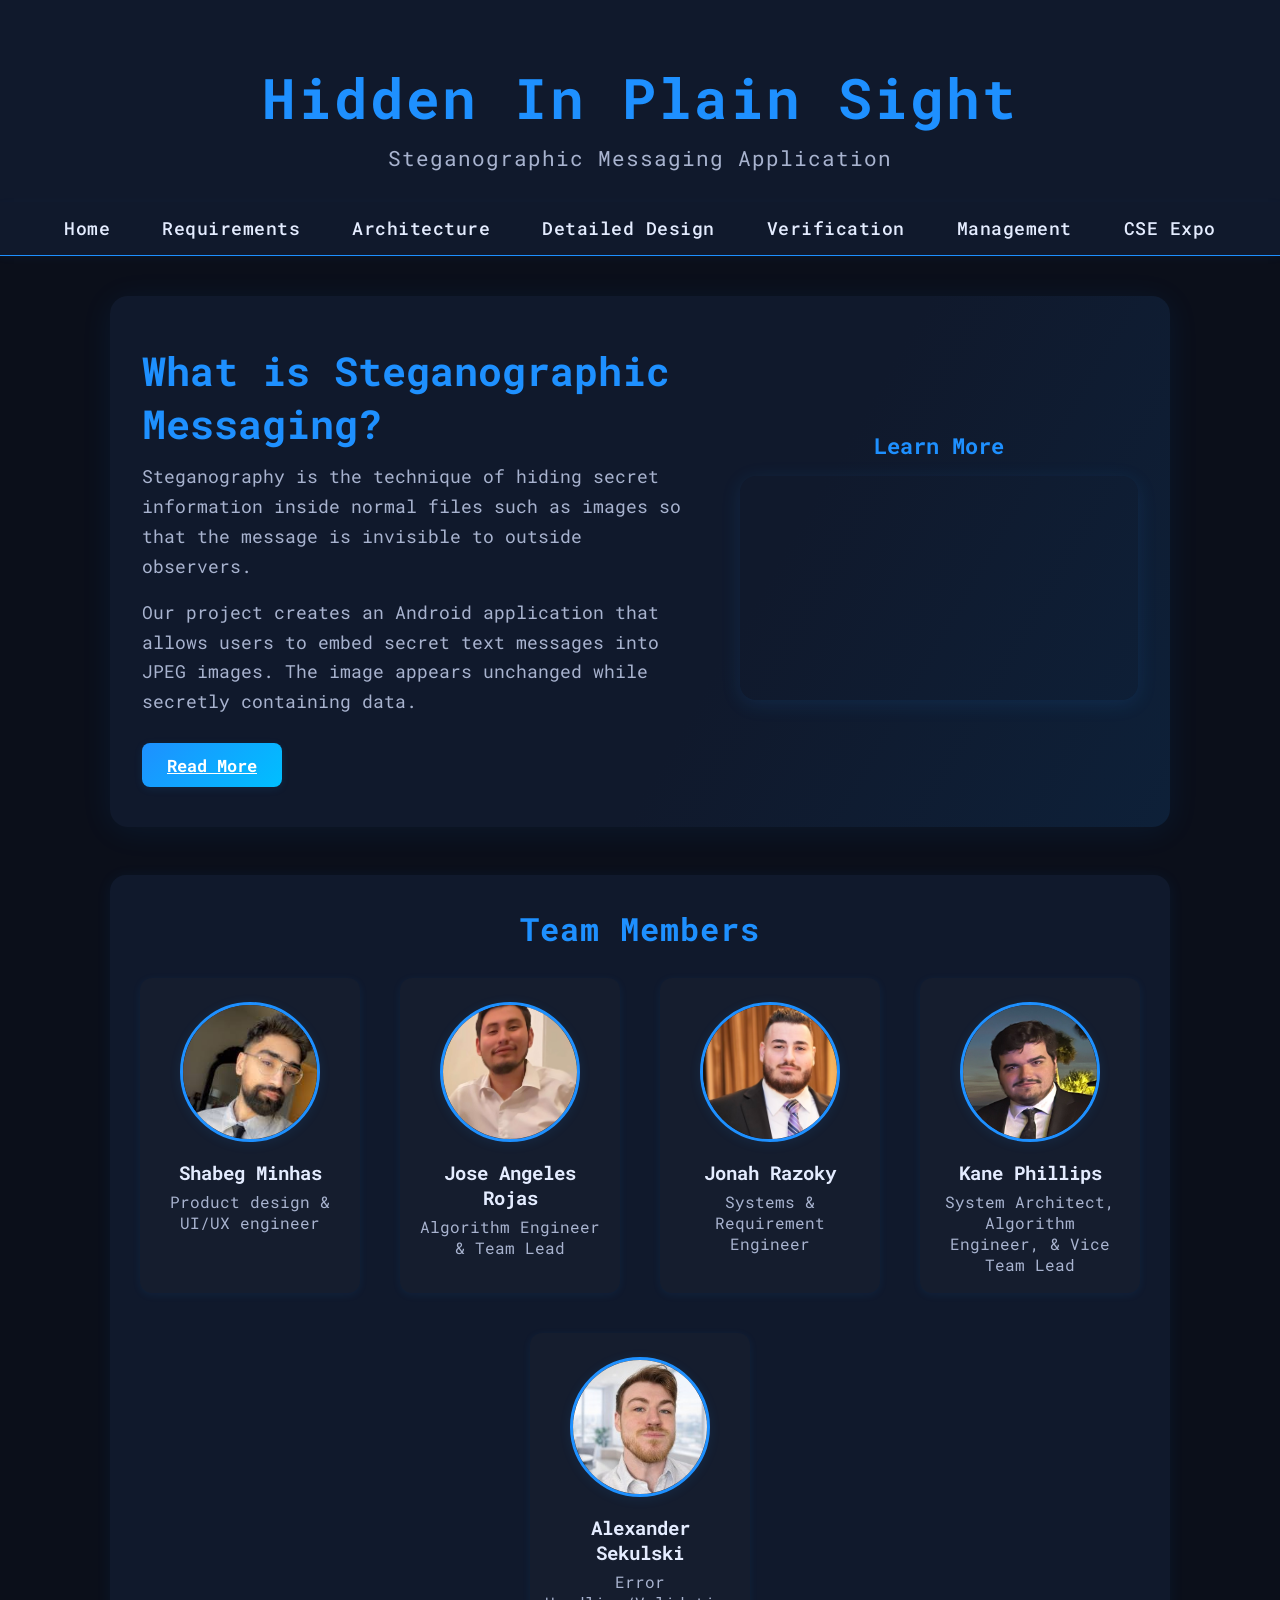
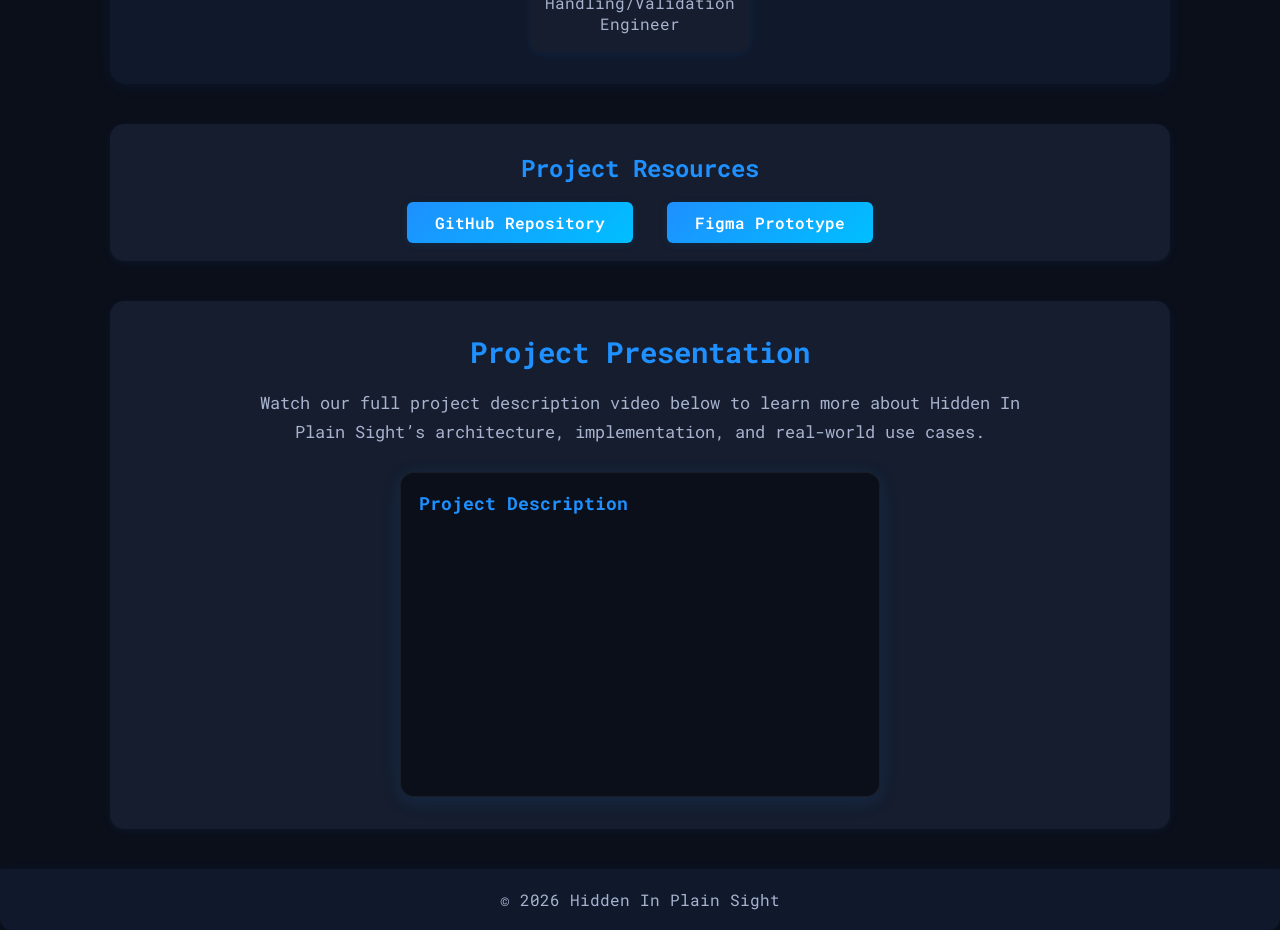
<file: index.html>
<!doctype html>
<html lang="en">
  <head>
    <!-- Character encoding -->
    <meta charset="UTF-8" />

    <!-- Mobile responsiveness -->
    <meta name="viewport" content="width=device-width, initial-scale=1.0" />

    <title>Hidden In Plain Sight</title>

    <!-- Link custom CSS -->
    <link rel="stylesheet" href="css/hips.css" />

    <!-- Boxicons -->
    <link
      href="https://unpkg.com/boxicons@2.1.4/css/boxicons.min.css"
      rel="stylesheet"
    />
  </head>

  <body>
    <!-- Begin HEADER section -->
    <header class="header">
      <!-- Project title -->
      <h1>Hidden In Plain Sight</h1>

      <!-- Project subtitle -->
      <h3>Steganographic Messaging Application</h3>
    </header>
    <!-- End of HEADER section -->

    <!-- Begin NAVIGATION section -->
    <nav class="nav-menu">
      <ul>
        <!-- Navigation links -->
        <li><a href="index.html">Home</a></li>
        <li><a href="pages/requirements.html">Requirements</a></li>
        <li><a href="pages/architecture.html">Architecture</a></li>
        <li><a href="pages/design.html">Detailed Design</a></li>
        <li><a href="pages/testing.html">Verification</a></li>
        <li><a href="pages/management.html">Management</a></li>
        <li><a href="pages/cse-expo.html">CSE Expo</a></li>
      </ul>
    </nav>
    <!-- End of NAVIGATION section -->

    <!-- Begin MAIN section -->
    <main>
      <!-- Begin HERO section -->
      <section class="hero">
        <div class="hero-copy">
          <!-- Section title -->
          <h1>What is Steganographic Messaging?</h1>

          <!-- Description container -->
          <div class="hero-text">
            <p>
              Steganography is the technique of hiding secret information inside
              normal files such as images so that the message is invisible to
              outside observers.
            </p>

            <p>
              Our project creates an Android application that allows users to
              embed secret text messages into JPEG images. The image appears
              unchanged while secretly containing data.
            </p>

            <!-- Call to action -->
            <a href="./pages/architecture.html" class="cta-button">Read More</a>
          </div>
        </div>

        <div class="hero-media">
          <h3>Learn More</h3>
          <div class="hero-video">
            <iframe
              src="https://www.youtube.com/embed/710oBxPtLC0?si=_-QQ0mMYkgwH8df6"
              title="Hook Trailer"
              allow="
                accelerometer;
                autoplay;
                clipboard-write;
                encrypted-media;
                gyroscope;
                picture-in-picture;
              "
              allowfullscreen
            ></iframe>
          </div>
        </div>
      </section>
      <!-- End of HERO section -->

      <!-- Begin TEAM section -->
      <section class="team">
        <!-- Section title -->
        <h2>Team Members</h2>

        <div class="team-grid">
          <!-- Begin team member -->
          <div class="member">
            <!-- Member photo -->
            <img src="assets/img/Shabeg.png" alt="Team Member" />

            <!-- Member name -->
            <h3>Shabeg Minhas</h3>

            <!-- Member role -->
            <p>Product design & UI/UX engineer</p>
          </div>
          <!-- End team member -->

          <!-- Begin team member -->
          <div class="member">
            <img src="assets/img/Jose.jpg" alt="Team Member" />

            <h3>Jose Angeles Rojas</h3>

            <p>Algorithm Engineer & Team Lead</p>
          </div>
          <!-- End team member -->

          <!-- Begin team member -->
          <div class="member">
            <img src="assets/img/Jonah.jpeg" alt="Team Member" />

            <h3>Jonah Razoky</h3>

            <p>Systems & Requirement Engineer</p>
          </div>
          <!-- End team member -->

          <!-- Begin team member -->
          <div class="member">
            <img src="assets/img/Kane.jpg" alt="Team Member" />

            <h3>Kane Phillips</h3>

            <p>System Architect, Algorithm Engineer, & Vice Team Lead</p>
          </div>
          <!-- End team member -->

          <!-- Begin team member -->
          <div class="member">
            <img src="assets/img/Alex.png" alt="Team Member" />

            <h3>Alexander Sekulski</h3>

            <p>Error Handling/Validation Engineer</p>
          </div>
          <!-- End team member -->
        </div>
      </section>
      <!-- End of TEAM section -->

      <!-- Begin QUICK LINKS section -->
      <section class="links">
        <h2>Project Resources</h2>

        <!-- External links -->
        <a
          class="resource-btn"
          href="https://github.com/jangelesrojas/4160-5160-Group-1-Project"
          >GitHub Repository</a
        >
        <a
          class="resource-btn"
          href="https://www.figma.com/make/2759eo46yvK41NoKUo6cNO/Steganographic-messaging-app?t=AfHpL7uE1sm1Y13B-20&fullscreen=1"
          >Figma Prototype</a
        >
      </section>
      <!-- End QUICK LINKS section -->

      <!-- Begin PROJECT DEMONSTRATIONS section -->
      <section class="demo-section">
        <h2>Project Presentation</h2>
        <p>
          Watch our full project description video below to learn more about
          Hidden In Plain Sight’s architecture, implementation, and real-world
          use cases.
        </p>

        <div class="video-grid">
          <div class="demo-video">
            <h3>Project Description</h3>
            <iframe
              src="https://www.youtube.com/embed/frKxqOM4YAk?si=3_h4WPsN_QgWwKCy"
              title="Project Description"
              allow="
                accelerometer;
                autoplay;
                clipboard-write;
                encrypted-media;
                gyroscope;
                picture-in-picture;
              "
              allowfullscreen
            ></iframe>
          </div>
        </div>
      </section>
      <!-- End PROJECT DEMONSTRATIONS section -->
    </main>
    <!-- End MAIN section -->

    <!-- Begin FOOTER section -->
    <footer>
      <p>© 2026 Hidden In Plain Sight</p>
    </footer>
    <!-- End FOOTER section -->
  </body>
</html>
</file>
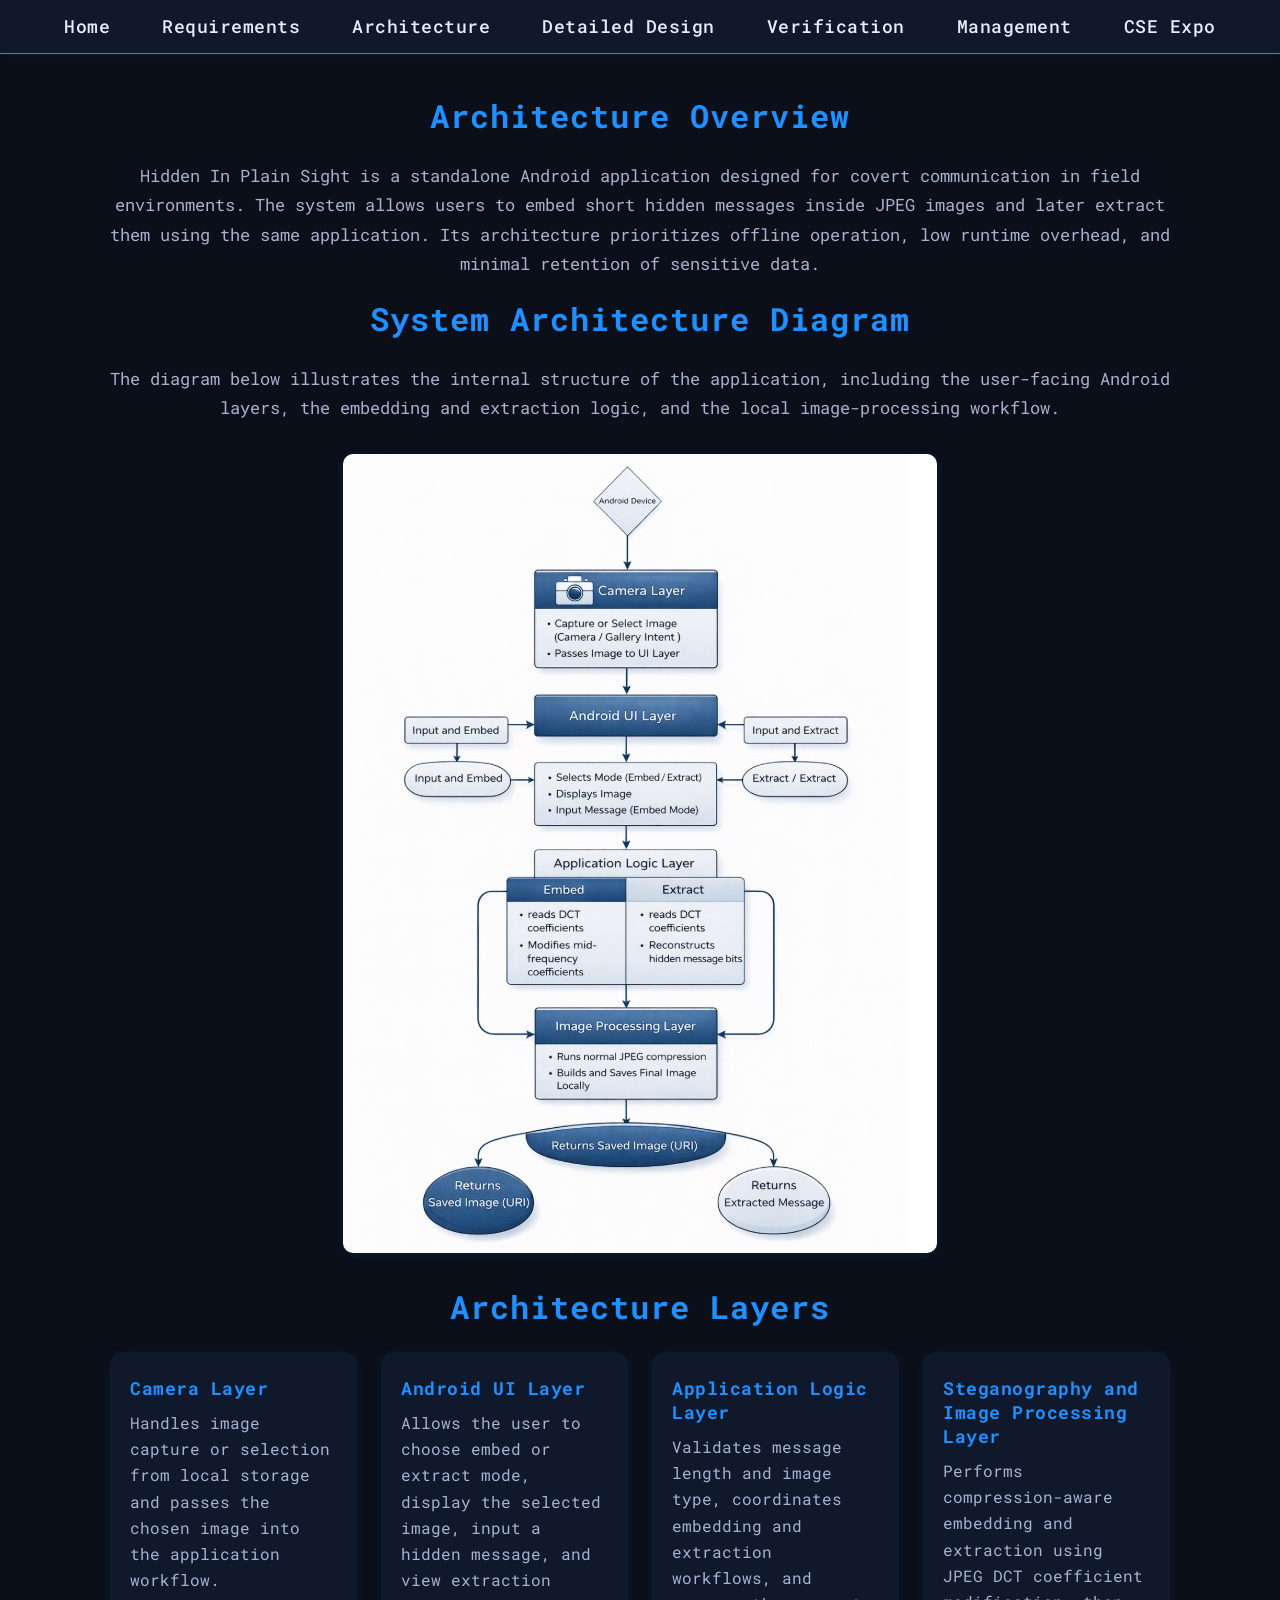
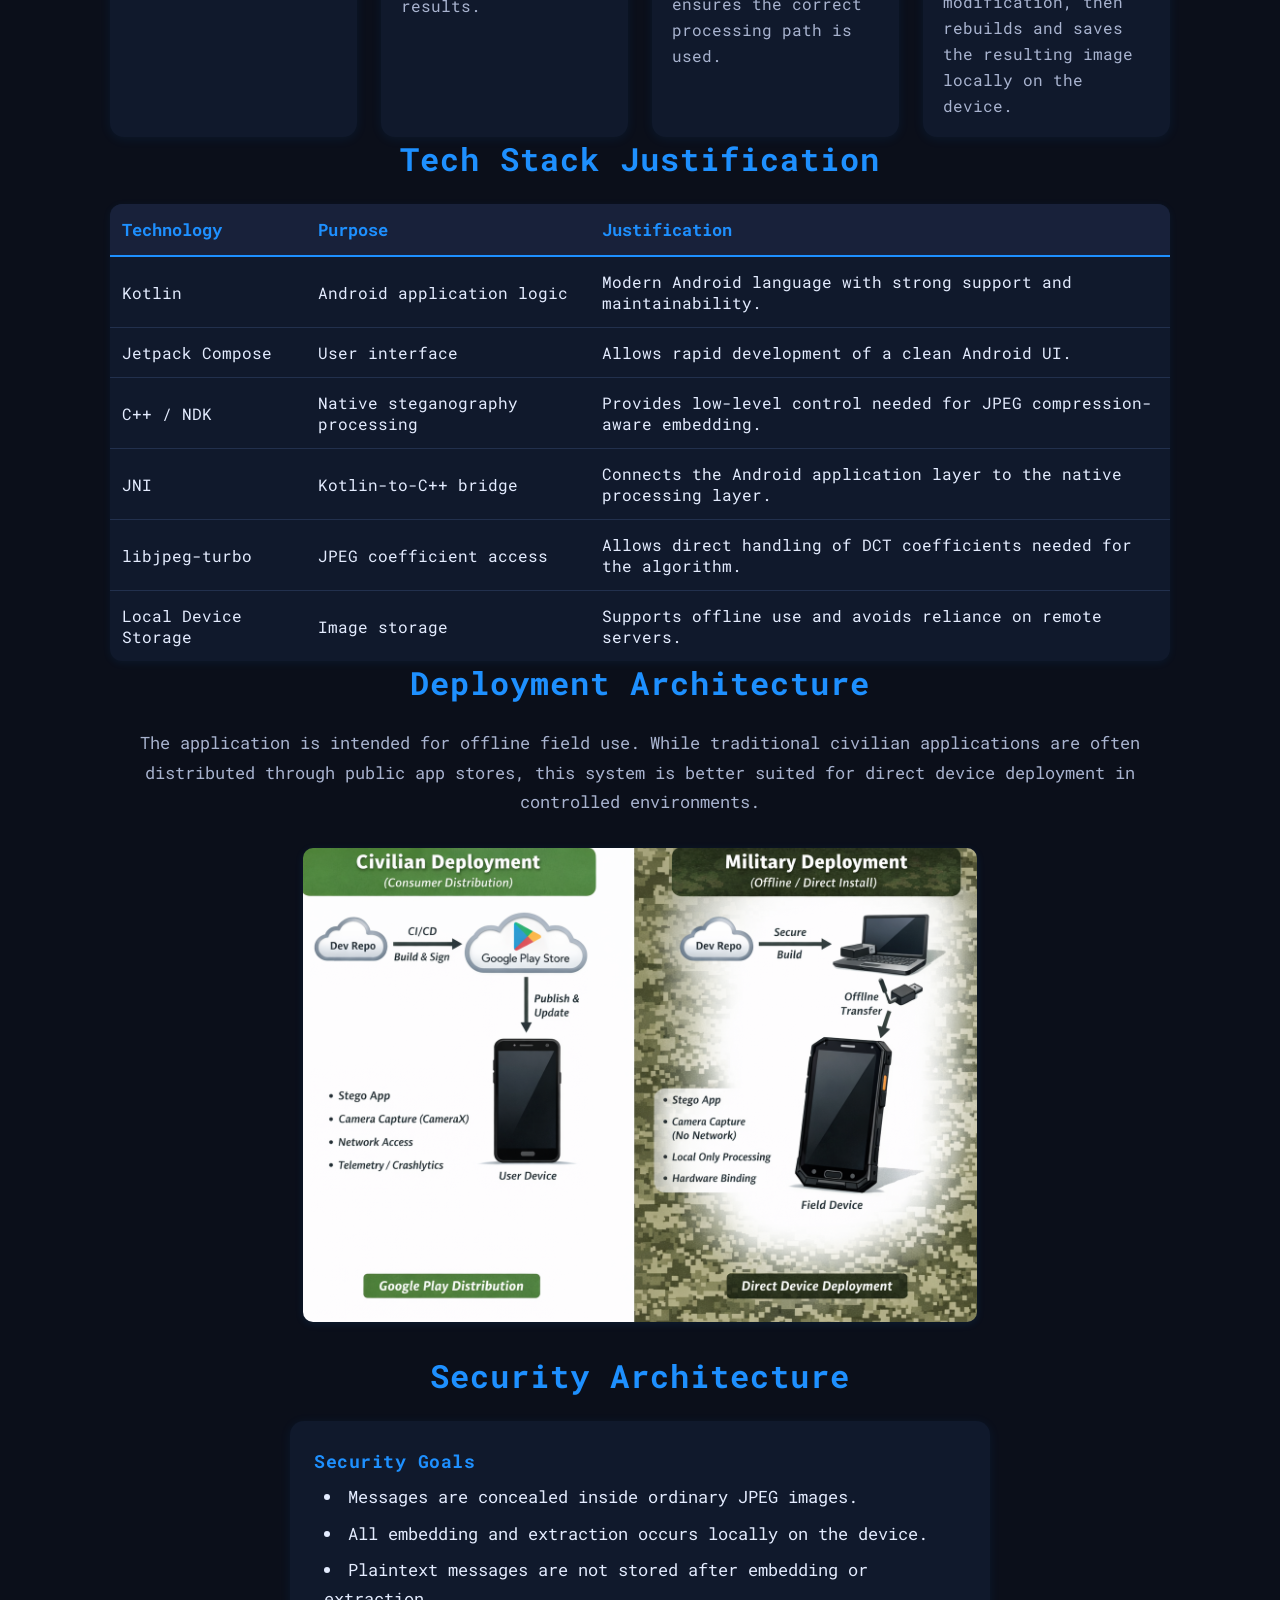
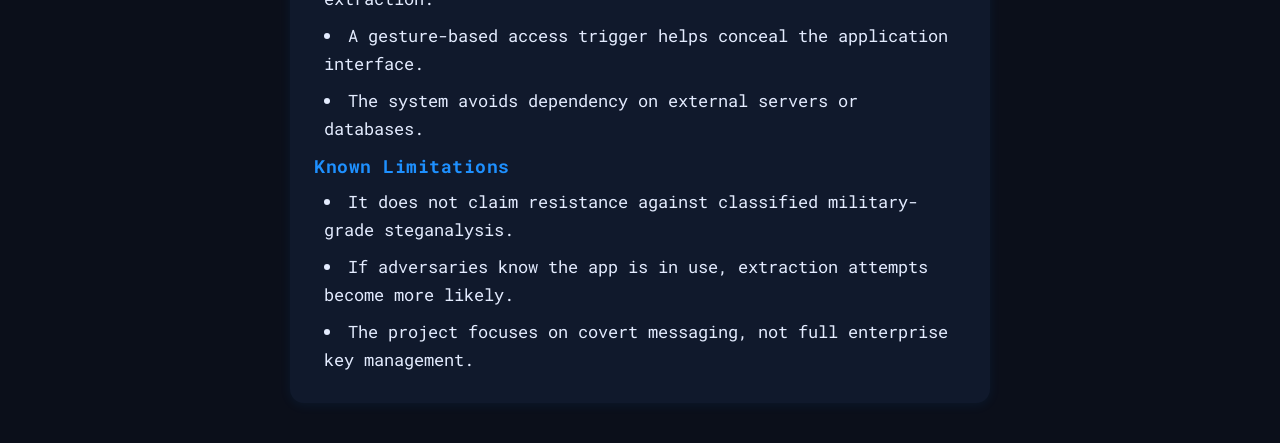
<file: pages/architecture.html>
<!doctype html>
<html lang="en">
  <head>
    <!-- Character encoding -->
    <meta charset="UTF-8" />

    <!-- Mobile responsiveness -->
    <meta name="viewport" content="width=device-width, initial-scale=1.0" />

    <title>Architecture | Hidden In Plain Sight</title>

    <!-- Link custom CSS -->
    <link rel="stylesheet" href="../css/architecture.css" />

    <!-- Boxicons -->
    <link
      href="https://unpkg.com/boxicons@2.1.4/css/boxicons.min.css"
      rel="stylesheet"
    />
  </head>

  <body>
    <!-- Begin NAVIGATION section -->
    <nav class="nav-menu">
      <ul>
        <li><a href="../index.html">Home</a></li>
        <li><a href="requirements.html">Requirements</a></li>
        <li><a href="architecture.html">Architecture</a></li>
        <li><a href="design.html">Detailed Design</a></li>
        <li><a href="testing.html">Verification</a></li>
        <li><a href="management.html">Management</a></li>
        <li><a href="cse-expo.html">CSE Expo</a></li>
      </ul>
    </nav>
    <!-- End of NAVIGATION section -->

    <!-- Begin MAIN section -->
    <main>
      <!-- Begin ARCHITECTURE OVERVIEW section -->
      <section class="architecture-overview">
        <!-- Section title -->
        <h2>Architecture Overview</h2>

        <!-- Section description -->
        <p class="section-text">
          Hidden In Plain Sight is a standalone Android application designed for
          covert communication in field environments. The system allows users to
          embed short hidden messages inside JPEG images and later extract them
          using the same application. Its architecture prioritizes offline
          operation, low runtime overhead, and minimal retention of sensitive
          data.
        </p>
      </section>
      <!-- End ARCHITECTURE OVERVIEW section -->

      <!-- Begin SYSTEM DIAGRAM section -->
      <section class="system-diagram">
        <!-- Section title -->
        <h2>System Architecture Diagram</h2>

        <!-- Section description -->
        <p class="section-text">
          The diagram below illustrates the internal structure of the
          application, including the user-facing Android layers, the embedding
          and extraction logic, and the local image-processing workflow.
        </p>

        <!-- Diagram container -->
        <div class="diagram-container">
          <!-- Clickable diagram -->
          <a href="../assets/img/SystemArchitectureDiagram.jpg" target="_blank">
            <!-- System diagram image -->
            <img
              src="../assets/img/SystemArchitectureDiagram.jpg"
              alt="System architecture diagram showing the Android UI, application logic, and image processing workflow"
            />
          </a>
        </div>
      </section>
      <!-- End SYSTEM DIAGRAM section -->

      <!-- Begin LAYER DETAILS section -->
      <section class="layer-details">
        <!-- Section title -->
        <h2>Architecture Layers</h2>

        <!-- Layer grid -->
        <div class="layer-grid">
          <!-- Begin layer 1 -->
          <div class="layer-card">
            <h3>Camera Layer</h3>
            <p>
              Handles image capture or selection from local storage and passes
              the chosen image into the application workflow.
            </p>
          </div>
          <!-- End layer 1 -->

          <!-- Begin layer 2 -->
          <div class="layer-card">
            <h3>Android UI Layer</h3>
            <p>
              Allows the user to choose embed or extract mode, display the
              selected image, input a hidden message, and view extraction
              results.
            </p>
          </div>
          <!-- End layer 2 -->

          <!-- Begin layer 3 -->
          <div class="layer-card">
            <h3>Application Logic Layer</h3>
            <p>
              Validates message length and image type, coordinates embedding and
              extraction workflows, and ensures the correct processing path is
              used.
            </p>
          </div>
          <!-- End layer 3 -->

          <!-- Begin layer 4 -->
          <div class="layer-card">
            <h3>Steganography and Image Processing Layer</h3>
            <p>
              Performs compression-aware embedding and extraction using JPEG DCT
              coefficient modification, then rebuilds and saves the resulting
              image locally on the device.
            </p>
          </div>
          <!-- End layer 4 -->
        </div>
      </section>
      <!-- End LAYER DETAILS section -->

      <!-- Begin TECH STACK section -->
      <section class="tech-stack">
        <!-- Section title -->
        <h2>Tech Stack Justification</h2>

        <!-- Tech stack table -->
        <table class="stack-table">
          <thead>
            <tr>
              <th>Technology</th>
              <th>Purpose</th>
              <th>Justification</th>
            </tr>
          </thead>

          <tbody>
            <tr>
              <td>Kotlin</td>
              <td>Android application logic</td>
              <td>
                Modern Android language with strong support and maintainability.
              </td>
            </tr>

            <tr>
              <td>Jetpack Compose</td>
              <td>User interface</td>
              <td>Allows rapid development of a clean Android UI.</td>
            </tr>

            <tr>
              <td>C++ / NDK</td>
              <td>Native steganography processing</td>
              <td>
                Provides low-level control needed for JPEG compression-aware
                embedding.
              </td>
            </tr>

            <tr>
              <td>JNI</td>
              <td>Kotlin-to-C++ bridge</td>
              <td>
                Connects the Android application layer to the native processing
                layer.
              </td>
            </tr>

            <tr>
              <td>libjpeg-turbo</td>
              <td>JPEG coefficient access</td>
              <td>
                Allows direct handling of DCT coefficients needed for the
                algorithm.
              </td>
            </tr>

            <tr>
              <td>Local Device Storage</td>
              <td>Image storage</td>
              <td>
                Supports offline use and avoids reliance on remote servers.
              </td>
            </tr>
          </tbody>
        </table>
      </section>
      <!-- End TECH STACK section -->

      <!-- Begin DEPLOYMENT MODEL section -->
      <section class="deployment-model">
        <!-- Section title -->
        <h2>Deployment Architecture</h2>

        <!-- Section description -->
        <p class="section-text">
          The application is intended for offline field use. While traditional
          civilian applications are often distributed through public app stores,
          this system is better suited for direct device deployment in
          controlled environments.
        </p>

        <!-- Diagram container -->
        <div class="diagram-container">
          <!-- Clickable diagram -->
          <a href="../assets/img/Deployment.png" target="_blank">
            <!-- Deployment diagram image -->
            <img
              src="../assets/img/Deployment.png"
              alt="Deployment architecture comparing civilian app store distribution and direct offline military deployment"
            />
          </a>
        </div>
      </section>
      <!-- End DEPLOYMENT MODEL section -->

      <!-- Begin SECURITY section -->
      <section class="security-architecture">
        <!-- Section title -->
        <h2>Security Architecture</h2>

        <!-- Security card -->
        <div class="security-card">
          <h3>Security Goals</h3>

          <ul>
            <li>Messages are concealed inside ordinary JPEG images.</li>
            <li>All embedding and extraction occurs locally on the device.</li>
            <li>
              Plaintext messages are not stored after embedding or extraction.
            </li>
            <li>
              A gesture-based access trigger helps conceal the application
              interface.
            </li>
            <li>
              The system avoids dependency on external servers or databases.
            </li>
          </ul>

          <h3>Known Limitations</h3>

          <ul>
            <li>
              It does not claim resistance against classified military-grade
              steganalysis.
            </li>
            <li>
              If adversaries know the app is in use, extraction attempts become
              more likely.
            </li>
            <li>
              The project focuses on covert messaging, not full enterprise key
              management.
            </li>
          </ul>
        </div>
      </section>
      <!-- End SECURITY section -->
    </main>
    <!-- End MAIN section -->
  </body>
</html>
</file>
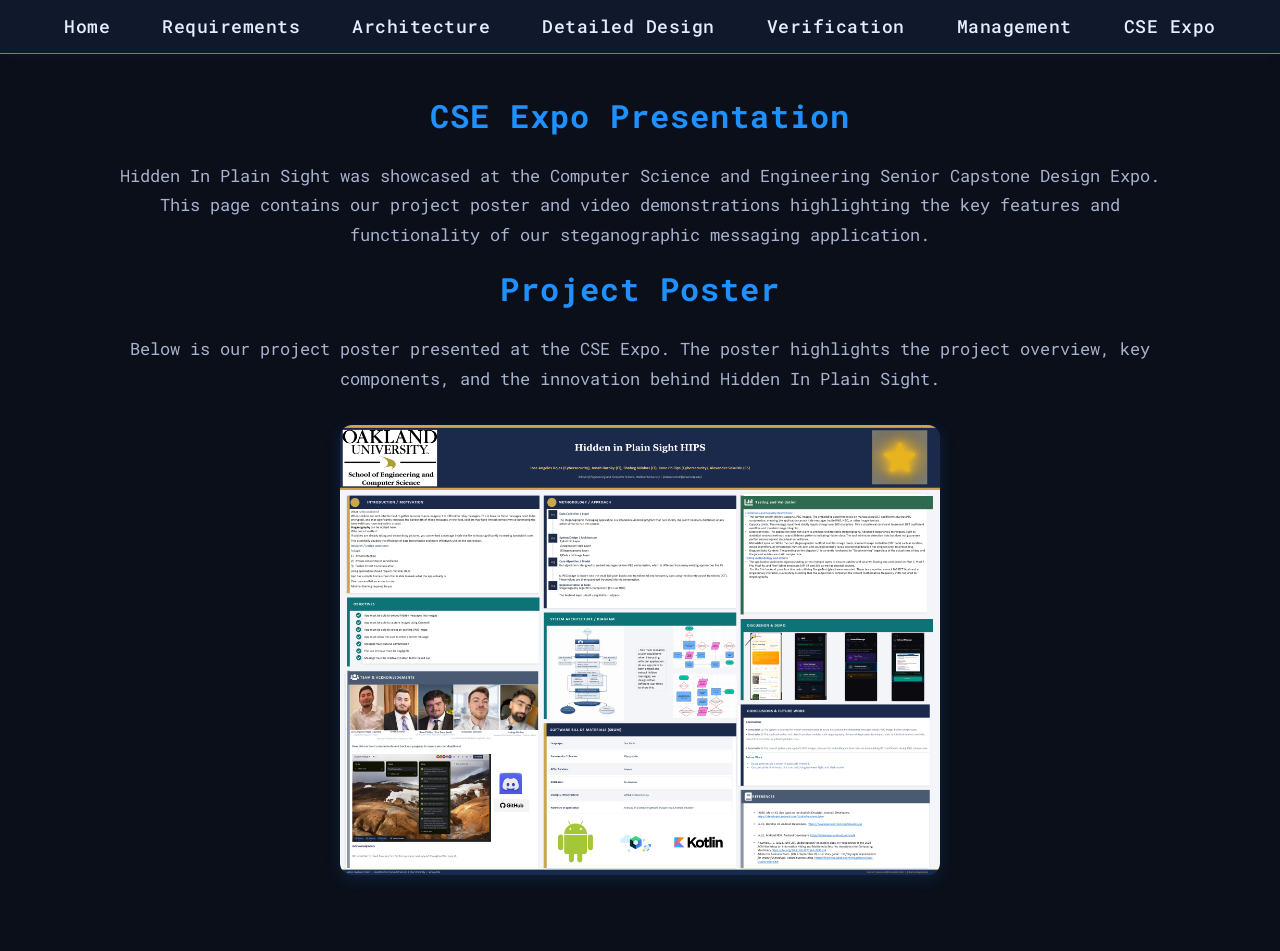
<file: pages/cse-expo.html>
<!doctype html>
<html lang="en">
  <head>
    <!-- Character encoding -->
    <meta charset="UTF-8" />

    <!-- Mobile responsiveness -->
    <meta name="viewport" content="width=device-width, initial-scale=1.0" />

    <title>CSE Expo | Hidden In Plain Sight</title>

    <!-- Link custom CSS -->
    <link rel="stylesheet" href="../css/cse-expo.css" />

    <!-- Boxicons -->
    <link
      href="https://unpkg.com/boxicons@2.1.4/css/boxicons.min.css"
      rel="stylesheet"
    />
  </head>

  <body>
    <!-- Begin NAVIGATION section -->
    <nav class="nav-menu">
      <ul>
        <li><a href="../index.html">Home</a></li>
        <li><a href="requirements.html">Requirements</a></li>
        <li><a href="architecture.html">Architecture</a></li>
        <li><a href="design.html">Detailed Design</a></li>
        <li><a href="testing.html">Verification</a></li>
        <li><a href="management.html">Management</a></li>
        <li><a href="cse-expo.html">CSE Expo</a></li>
      </ul>
    </nav>
    <!-- End of NAVIGATION section -->

    <main>
      <!-- Begin EXPO OVERVIEW section -->
      <section class="expo-overview">
        <!-- Section title -->
        <h2>CSE Expo Presentation</h2>

        <!-- Section description -->
        <p class="section-text">
          Hidden In Plain Sight was showcased at the Computer Science and
          Engineering Senior Capstone Design Expo. This page contains our
          project poster and video demonstrations highlighting the key features
          and functionality of our steganographic messaging application.
        </p>
      </section>
      <!-- End EXPO OVERVIEW section -->

      <!-- Begin POSTER SECTION -->
      <section class="poster-section">
        <!-- Section title -->
        <h2>Project Poster</h2>

        <!-- Section description -->
        <p class="section-text">
          Below is our project poster presented at the CSE Expo. The poster
          highlights the project overview, key components, and the innovation
          behind Hidden In Plain Sight.
        </p>

        <!-- Poster container -->
        <div class="poster-container">
          <a href="../assets/img/Poster.jpg" target="_blank">
            <img
              src="../assets/img/Poster.jpg"
              alt="Hidden In Plain Sight CSE Expo Poster"
            />
          </a>
        </div>
      </section>
      <!-- End POSTER SECTION -->
    </main>
  </body>
</html>
</file>
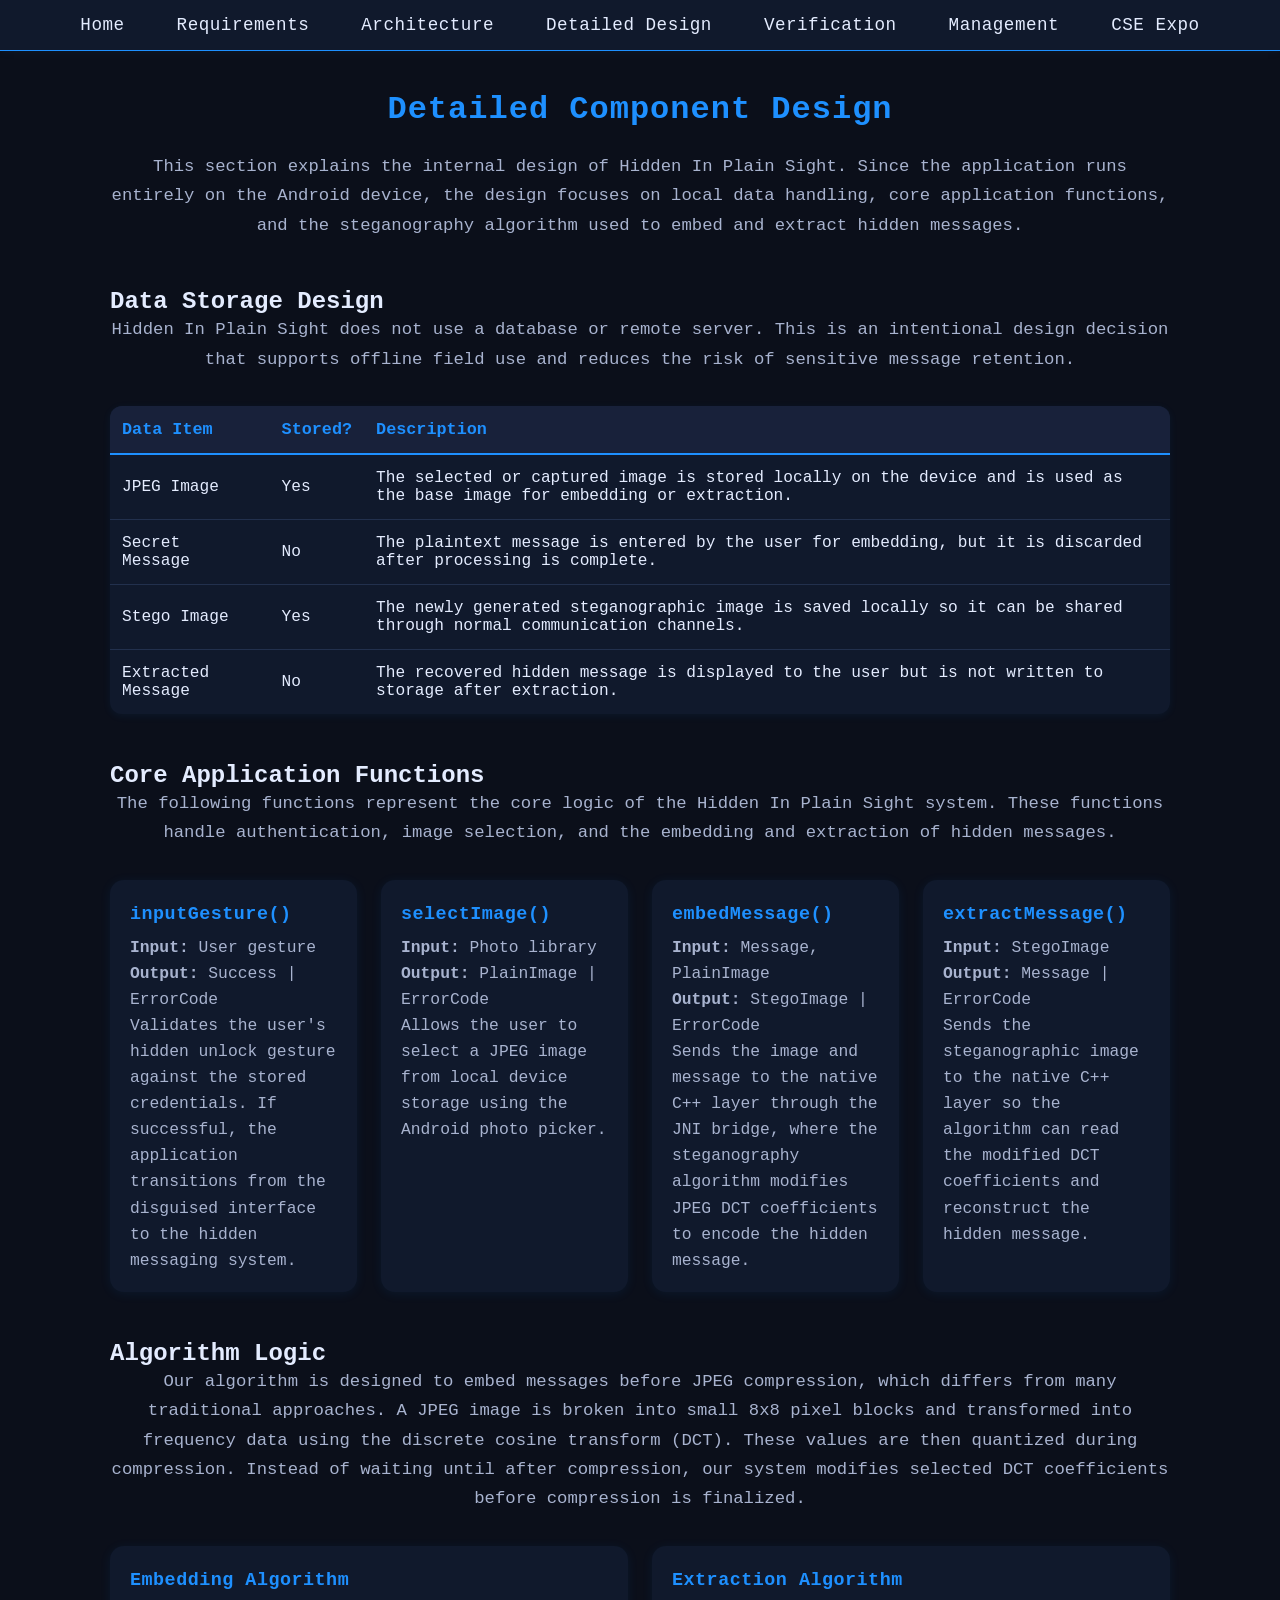
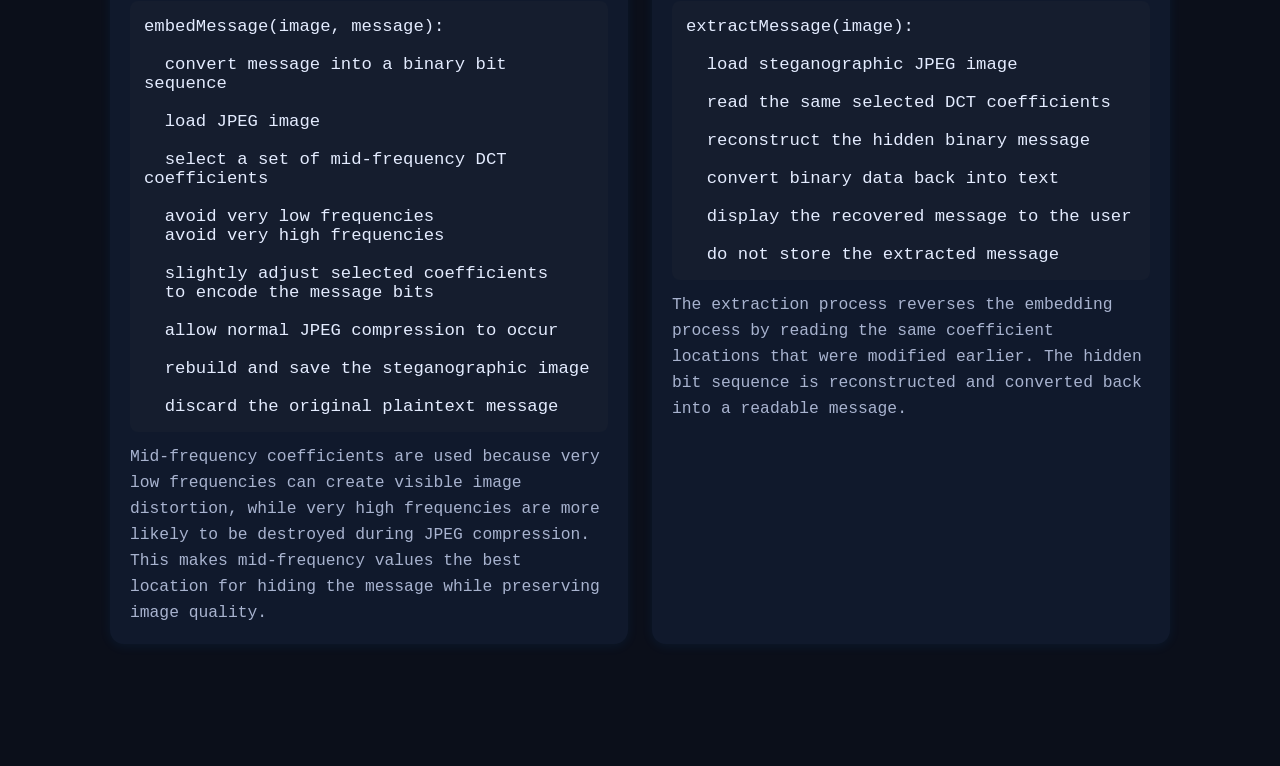
<file: pages/design.html>
<!doctype html>
<html lang="en">
  <html lang="en">
    <head>
      <!-- Character encoding -->
      <meta charset="UTF-8" />

      <!-- Mobile responsiveness -->
      <meta name="viewport" content="width=device-width, initial-scale=1.0" />

      <title>Architecture | Hidden In Plain Sight</title>

      <!-- Link custom CSS -->
      <link rel="stylesheet" href="../css/design.css" />

      <!-- Boxicons -->
      <link
        href="https://unpkg.com/boxicons@2.1.4/css/boxicons.min.css"
        rel="stylesheet"
      />
    </head>
    <!-- Character encoding -->
    <meta charset="UTF-8" />
    <body>
      <!-- Begin NAVIGATION section -->
      <nav class="nav-menu">
        <ul>
          <li><a href="../index.html">Home</a></li>
          <li><a href="requirements.html">Requirements</a></li>
          <li><a href="architecture.html">Architecture</a></li>
          <li><a href="design.html">Detailed Design</a></li>
          <li><a href="testing.html">Verification</a></li>
          <li><a href="management.html">Management</a></li>
          <li><a href="cse-expo.html">CSE Expo</a></li>
        </ul>
      </nav>
      <!-- End of NAVIGATION section -->

      <main>
        <!-- Begin DETAILED DESIGN OVERVIEW section -->
        <section class="design-overview">
          <!-- Section title -->
          <h2>Detailed Component Design</h2>

          <!-- Section description -->
          <p class="section-text">
            This section explains the internal design of Hidden In Plain Sight.
            Since the application runs entirely on the Android device, the
            design focuses on local data handling, core application functions,
            and the steganography algorithm used to embed and extract hidden
            messages.
          </p>
        </section>
        <!-- End DETAILED DESIGN OVERVIEW section -->

        <!-- Begin DATA STORAGE section -->
        <section class="data-storage">
          <!-- Section title -->
          <h2>Data Storage Design</h2>

          <!-- Section description -->
          <p class="section-text">
            Hidden In Plain Sight does not use a database or remote server. This
            is an intentional design decision that supports offline field use
            and reduces the risk of sensitive message retention.
          </p>

          <!-- Begin storage table -->
          <table class="storage-table">
            <!-- Table header -->
            <thead>
              <tr>
                <th>Data Item</th>
                <th>Stored?</th>
                <th>Description</th>
              </tr>
            </thead>

            <!-- Table body -->
            <tbody>
              <tr>
                <td>JPEG Image</td>
                <td>Yes</td>
                <td>
                  The selected or captured image is stored locally on the device
                  and is used as the base image for embedding or extraction.
                </td>
              </tr>

              <tr>
                <td>Secret Message</td>
                <td>No</td>
                <td>
                  The plaintext message is entered by the user for embedding,
                  but it is discarded after processing is complete.
                </td>
              </tr>

              <tr>
                <td>Stego Image</td>
                <td>Yes</td>
                <td>
                  The newly generated steganographic image is saved locally so
                  it can be shared through normal communication channels.
                </td>
              </tr>

              <tr>
                <td>Extracted Message</td>
                <td>No</td>
                <td>
                  The recovered hidden message is displayed to the user but is
                  not written to storage after extraction.
                </td>
              </tr>
            </tbody>
          </table>
          <!-- End storage table -->
        </section>
        <!-- End DATA STORAGE section -->

        <!-- Begin FUNCTION DESIGN section -->
        <section class="function-design">
          <!-- Section title -->
          <h2>Core Application Functions</h2>

          <!-- Section description -->
          <p class="section-text">
            The following functions represent the core logic of the Hidden In
            Plain Sight system. These functions handle authentication, image
            selection, and the embedding and extraction of hidden messages.
          </p>

          <!-- Begin function grid -->
          <div class="function-grid">
            <!-- Begin function 1 -->
            <div class="function-block">
              <!-- Function title -->
              <h3>inputGesture()</h3>

              <!-- Function details -->
              <p><strong>Input:</strong> User gesture</p>
              <p><strong>Output:</strong> Success | ErrorCode</p>
              <p>
                Validates the user's hidden unlock gesture against the stored
                credentials. If successful, the application transitions from the
                disguised interface to the hidden messaging system.
              </p>
            </div>
            <!-- End function 1 -->

            <!-- Begin function 2 -->
            <div class="function-block">
              <!-- Function title -->
              <h3>selectImage()</h3>

              <!-- Function details -->
              <p><strong>Input:</strong> Photo library</p>
              <p><strong>Output:</strong> PlainImage | ErrorCode</p>
              <p>
                Allows the user to select a JPEG image from local device storage
                using the Android photo picker.
              </p>
            </div>
            <!-- End function 2 -->

            <!-- Begin function 3 -->
            <div class="function-block">
              <!-- Function title -->
              <h3>embedMessage()</h3>

              <!-- Function details -->
              <p><strong>Input:</strong> Message, PlainImage</p>
              <p><strong>Output:</strong> StegoImage | ErrorCode</p>
              <p>
                Sends the image and message to the native C++ layer through the
                JNI bridge, where the steganography algorithm modifies JPEG DCT
                coefficients to encode the hidden message.
              </p>
            </div>
            <!-- End function 3 -->

            <!-- Begin function 4 -->
            <div class="function-block">
              <h3>extractMessage()</h3>

              <!-- Function details -->
              <p><strong>Input:</strong> StegoImage</p>
              <p><strong>Output:</strong> Message | ErrorCode</p>
              <p>
                Sends the steganographic image to the native C++ layer so the
                algorithm can read the modified DCT coefficients and reconstruct
                the hidden message.
              </p>
            </div>
            <!-- End function 4 -->
          </div>
          <!-- End function grid -->
        </section>
        <!-- End FUNCTION DESIGN section -->

        <!-- Begin ALGORITHM LOGIC section -->
        <section class="algorithm-logic">
          <!-- Section title -->
          <h2>Algorithm Logic</h2>

          <!-- Section description -->
          <p class="section-text">
            Our algorithm is designed to embed messages before JPEG compression,
            which differs from many traditional approaches. A JPEG image is
            broken into small 8x8 pixel blocks and transformed into frequency
            data using the discrete cosine transform (DCT). These values are
            then quantized during compression. Instead of waiting until after
            compression, our system modifies selected DCT coefficients before
            compression is finalized.
          </p>

          <!-- Begin algorithm grid -->
          <div class="algorithm-grid">
            <!-- Begin embedding algorithm -->
            <div class="algorithm-card">
              <!-- Algorithm title -->
              <h3>Embedding Algorithm</h3>

              <!-- Pseudocode block -->
              <pre><code>embedMessage(image, message):

  convert message into a binary bit sequence

  load JPEG image

  select a set of mid-frequency DCT coefficients

  avoid very low frequencies
  avoid very high frequencies

  slightly adjust selected coefficients
  to encode the message bits

  allow normal JPEG compression to occur

  rebuild and save the steganographic image

  discard the original plaintext message</code></pre>

              <!-- Algorithm description -->
              <p>
                Mid-frequency coefficients are used because very low frequencies
                can create visible image distortion, while very high frequencies
                are more likely to be destroyed during JPEG compression. This
                makes mid-frequency values the best location for hiding the
                message while preserving image quality.
              </p>
            </div>
            <!-- End embedding algorithm -->

            <!-- Begin extraction algorithm -->
            <div class="algorithm-card">
              <!-- Algorithm title -->
              <h3>Extraction Algorithm</h3>

              <!-- Pseudocode block -->
              <pre><code>extractMessage(image):

  load steganographic JPEG image

  read the same selected DCT coefficients

  reconstruct the hidden binary message

  convert binary data back into text

  display the recovered message to the user

  do not store the extracted message</code></pre>

              <!-- Algorithm description -->
              <p>
                The extraction process reverses the embedding process by reading
                the same coefficient locations that were modified earlier. The
                hidden bit sequence is reconstructed and converted back into a
                readable message.
              </p>
            </div>
            <!-- End extraction algorithm -->
          </div>
          <!-- End algorithm grid -->
        </section>
        <!-- End ALGORITHM LOGIC section -->
      </main>
    </body>
  </html>
</html>
</file>
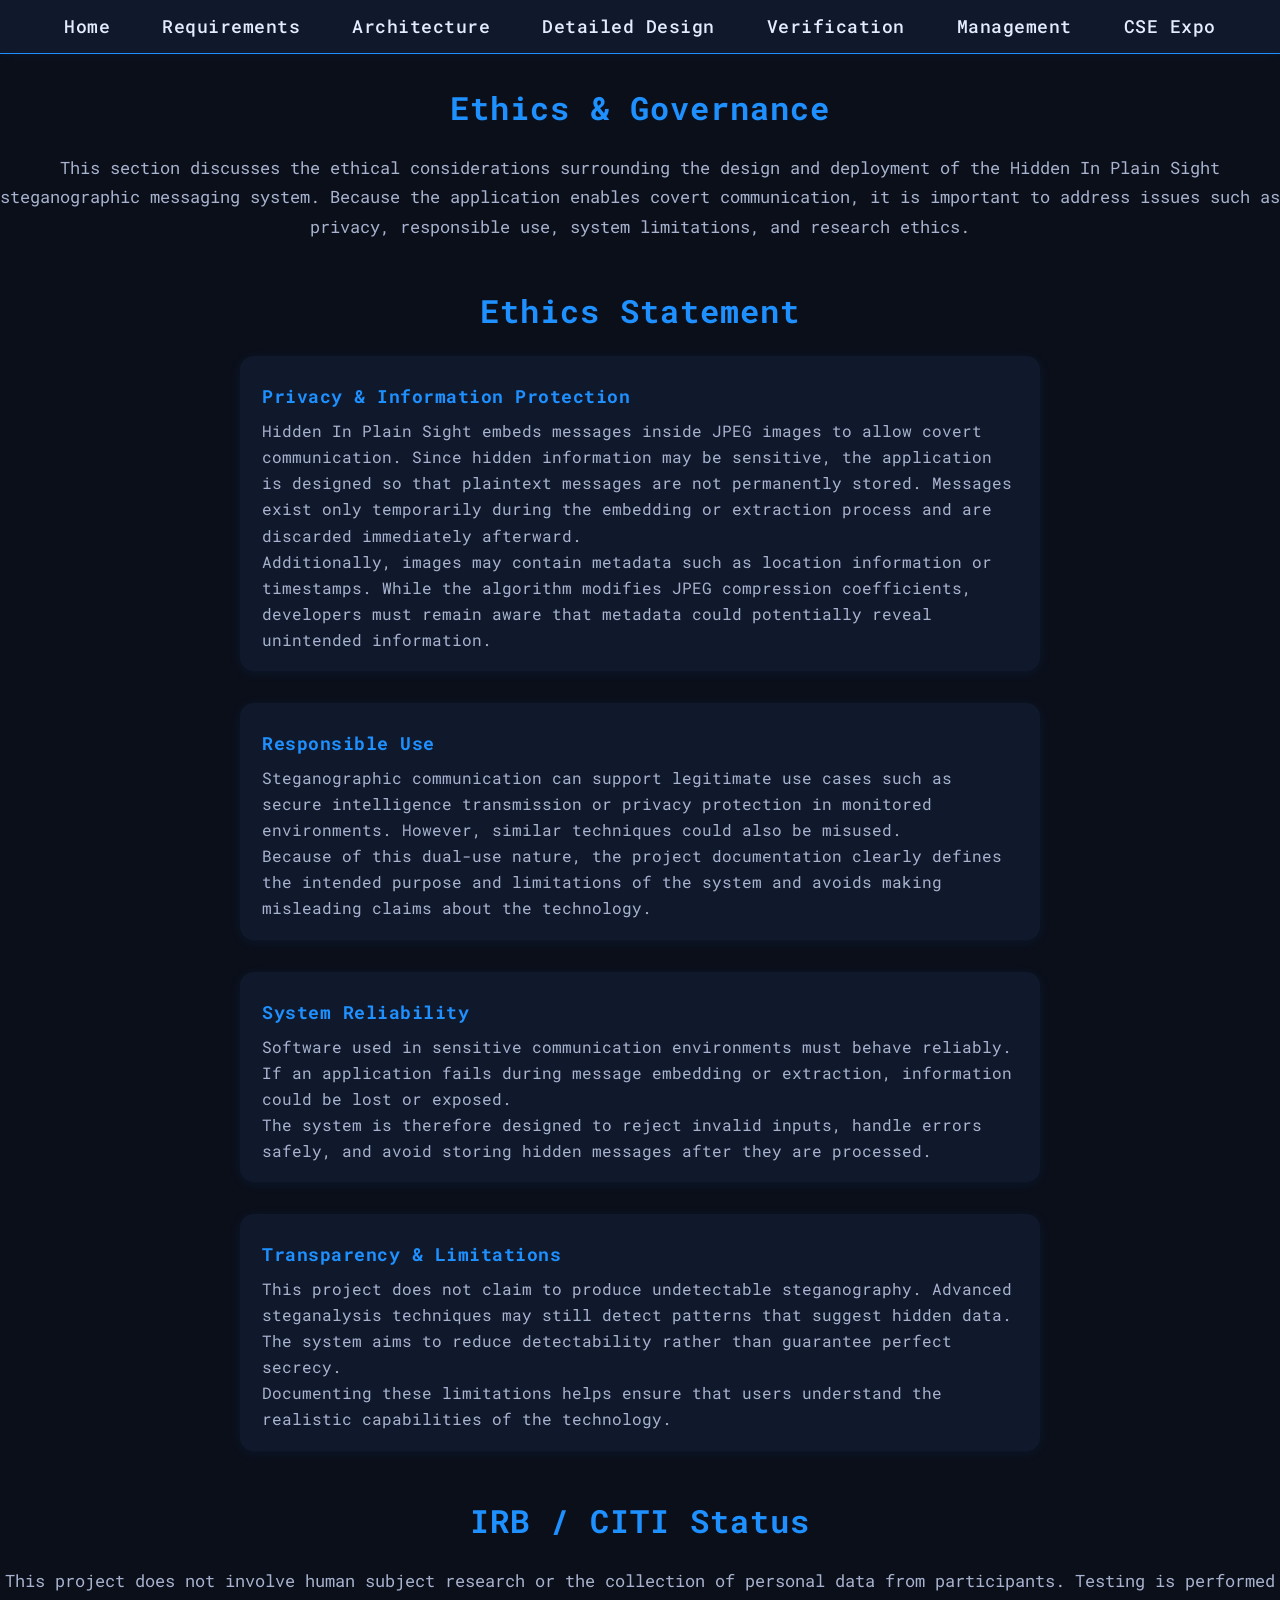
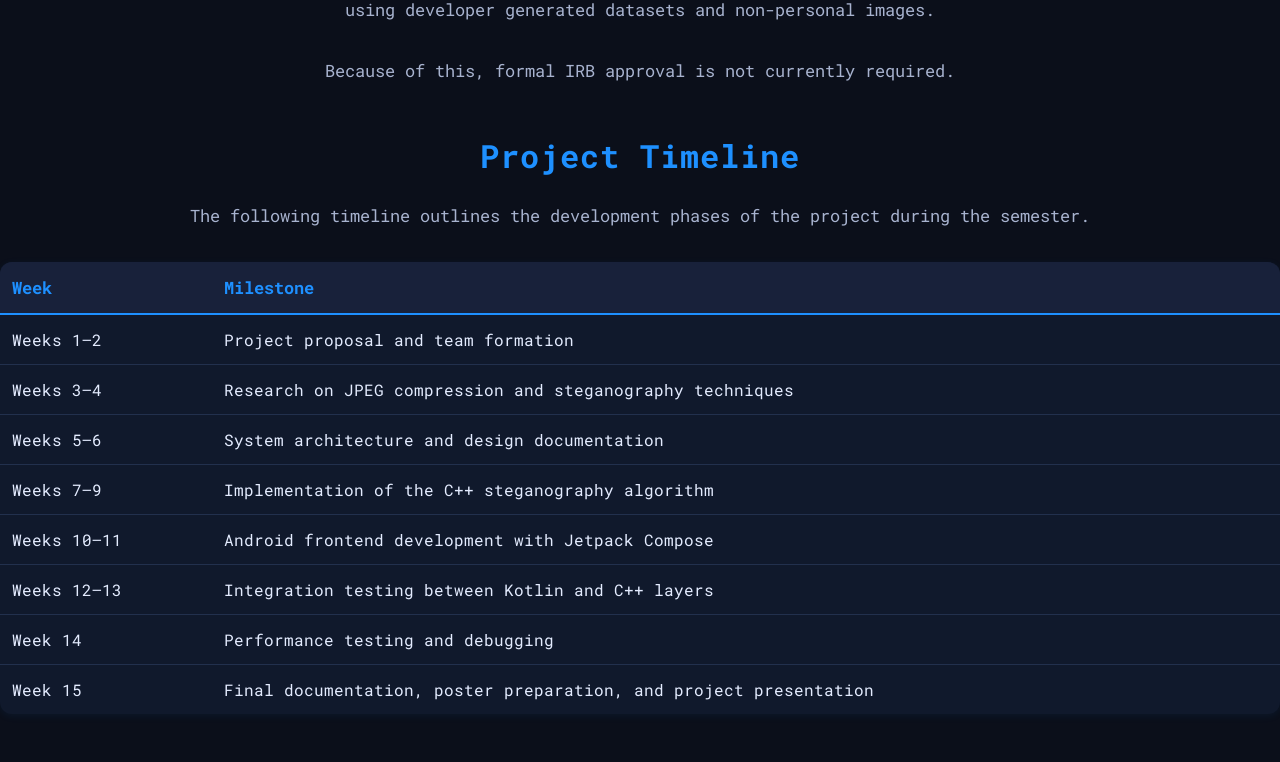
<file: pages/management.html>
<!doctype html>
<html lang="en">
  <head>
    <meta charset="UTF-8" />
    <meta name="viewport" content="width=device-width, initial-scale=1.0" />
    <title>Verification | Hidden In Plain Sight</title>
    <link rel="stylesheet" href="../css/management.css" />
    <link
      href="https://unpkg.com/boxicons@2.1.4/css/boxicons.min.css"
      rel="stylesheet"
    />
  </head>
  <body>
    <!-- Begin NAVIGATION section -->
    <nav class="nav-menu">
      <ul>
        <li><a href="../index.html">Home</a></li>
        <li><a href="requirements.html">Requirements</a></li>
        <li><a href="architecture.html">Architecture</a></li>
        <li><a href="design.html">Detailed Design</a></li>
        <li><a href="testing.html">Verification</a></li>
        <li><a href="management.html">Management</a></li>
        <li><a href="cse-expo.html">CSE Expo</a></li>
      </ul>
    </nav>
    <!-- End of NAVIGATION section -->
    <!-- Begin ETHICS OVERVIEW section -->
    <section class="ethics-overview">
      <!-- Section title -->
      <h2>Ethics & Governance</h2>

      <!-- Section description -->
      <p class="section-text">
        This section discusses the ethical considerations surrounding the design
        and deployment of the Hidden In Plain Sight steganographic messaging
        system. Because the application enables covert communication, it is
        important to address issues such as privacy, responsible use, system
        limitations, and research ethics.
      </p>
    </section>
    <!-- End ETHICS OVERVIEW section -->

    <!-- Begin ETHICS STATEMENT section -->
    <section class="ethics-statement">
      <!-- Section title -->
      <h2>Ethics Statement</h2>

      <!-- Privacy subsection -->
      <div class="ethics-card">
        <h3>Privacy & Information Protection</h3>

        <p>
          Hidden In Plain Sight embeds messages inside JPEG images to allow
          covert communication. Since hidden information may be sensitive, the
          application is designed so that plaintext messages are not permanently
          stored. Messages exist only temporarily during the embedding or
          extraction process and are discarded immediately afterward.
        </p>

        <p>
          Additionally, images may contain metadata such as location information
          or timestamps. While the algorithm modifies JPEG compression
          coefficients, developers must remain aware that metadata could
          potentially reveal unintended information.
        </p>
      </div>

      <!-- Responsible use subsection -->
      <div class="ethics-card">
        <h3>Responsible Use</h3>

        <p>
          Steganographic communication can support legitimate use cases such as
          secure intelligence transmission or privacy protection in monitored
          environments. However, similar techniques could also be misused.
        </p>

        <p>
          Because of this dual-use nature, the project documentation clearly
          defines the intended purpose and limitations of the system and avoids
          making misleading claims about the technology.
        </p>
      </div>

      <!-- Reliability subsection -->
      <div class="ethics-card">
        <h3>System Reliability</h3>

        <p>
          Software used in sensitive communication environments must behave
          reliably. If an application fails during message embedding or
          extraction, information could be lost or exposed.
        </p>

        <p>
          The system is therefore designed to reject invalid inputs, handle
          errors safely, and avoid storing hidden messages after they are
          processed.
        </p>
      </div>

      <!-- Transparency subsection -->
      <div class="ethics-card">
        <h3>Transparency & Limitations</h3>

        <p>
          This project does not claim to produce undetectable steganography.
          Advanced steganalysis techniques may still detect patterns that
          suggest hidden data. The system aims to reduce detectability rather
          than guarantee perfect secrecy.
        </p>

        <p>
          Documenting these limitations helps ensure that users understand the
          realistic capabilities of the technology.
        </p>
      </div>
    </section>
    <!-- End ETHICS STATEMENT section -->

    <!-- Begin IRB STATUS section -->
    <section class="irb-status">
      <!-- Section title -->
      <h2>IRB / CITI Status</h2>

      <!-- Section description -->
      <p class="section-text">
        This project does not involve human subject research or the collection
        of personal data from participants. Testing is performed using developer
        generated datasets and non-personal images.
      </p>

      <p class="section-text">
        Because of this, formal IRB approval is not currently required.
      </p>
    </section>
    <!-- End IRB STATUS section -->

    <!-- Begin PROJECT TIMELINE section -->
    <section class="project-timeline">
      <!-- Section title -->
      <h2>Project Timeline</h2>

      <!-- Section description -->
      <p class="section-text">
        The following timeline outlines the development phases of the project
        during the semester.
      </p>

      <!-- Begin timeline table -->
      <table class="timeline-table">
        <thead>
          <tr>
            <th>Week</th>
            <th>Milestone</th>
          </tr>
        </thead>

        <tbody>
          <tr>
            <td>Weeks 1–2</td>
            <td>Project proposal and team formation</td>
          </tr>

          <tr>
            <td>Weeks 3–4</td>
            <td>Research on JPEG compression and steganography techniques</td>
          </tr>

          <tr>
            <td>Weeks 5–6</td>
            <td>System architecture and design documentation</td>
          </tr>

          <tr>
            <td>Weeks 7–9</td>
            <td>Implementation of the C++ steganography algorithm</td>
          </tr>

          <tr>
            <td>Weeks 10–11</td>
            <td>Android frontend development with Jetpack Compose</td>
          </tr>

          <tr>
            <td>Weeks 12–13</td>
            <td>Integration testing between Kotlin and C++ layers</td>
          </tr>

          <tr>
            <td>Week 14</td>
            <td>Performance testing and debugging</td>
          </tr>

          <tr>
            <td>Week 15</td>
            <td>
              Final documentation, poster preparation, and project presentation
            </td>
          </tr>
        </tbody>
      </table>
      <!-- End timeline table -->
    </section>
    <!-- End PROJECT TIMELINE section -->
  </body>
</html>
</file>
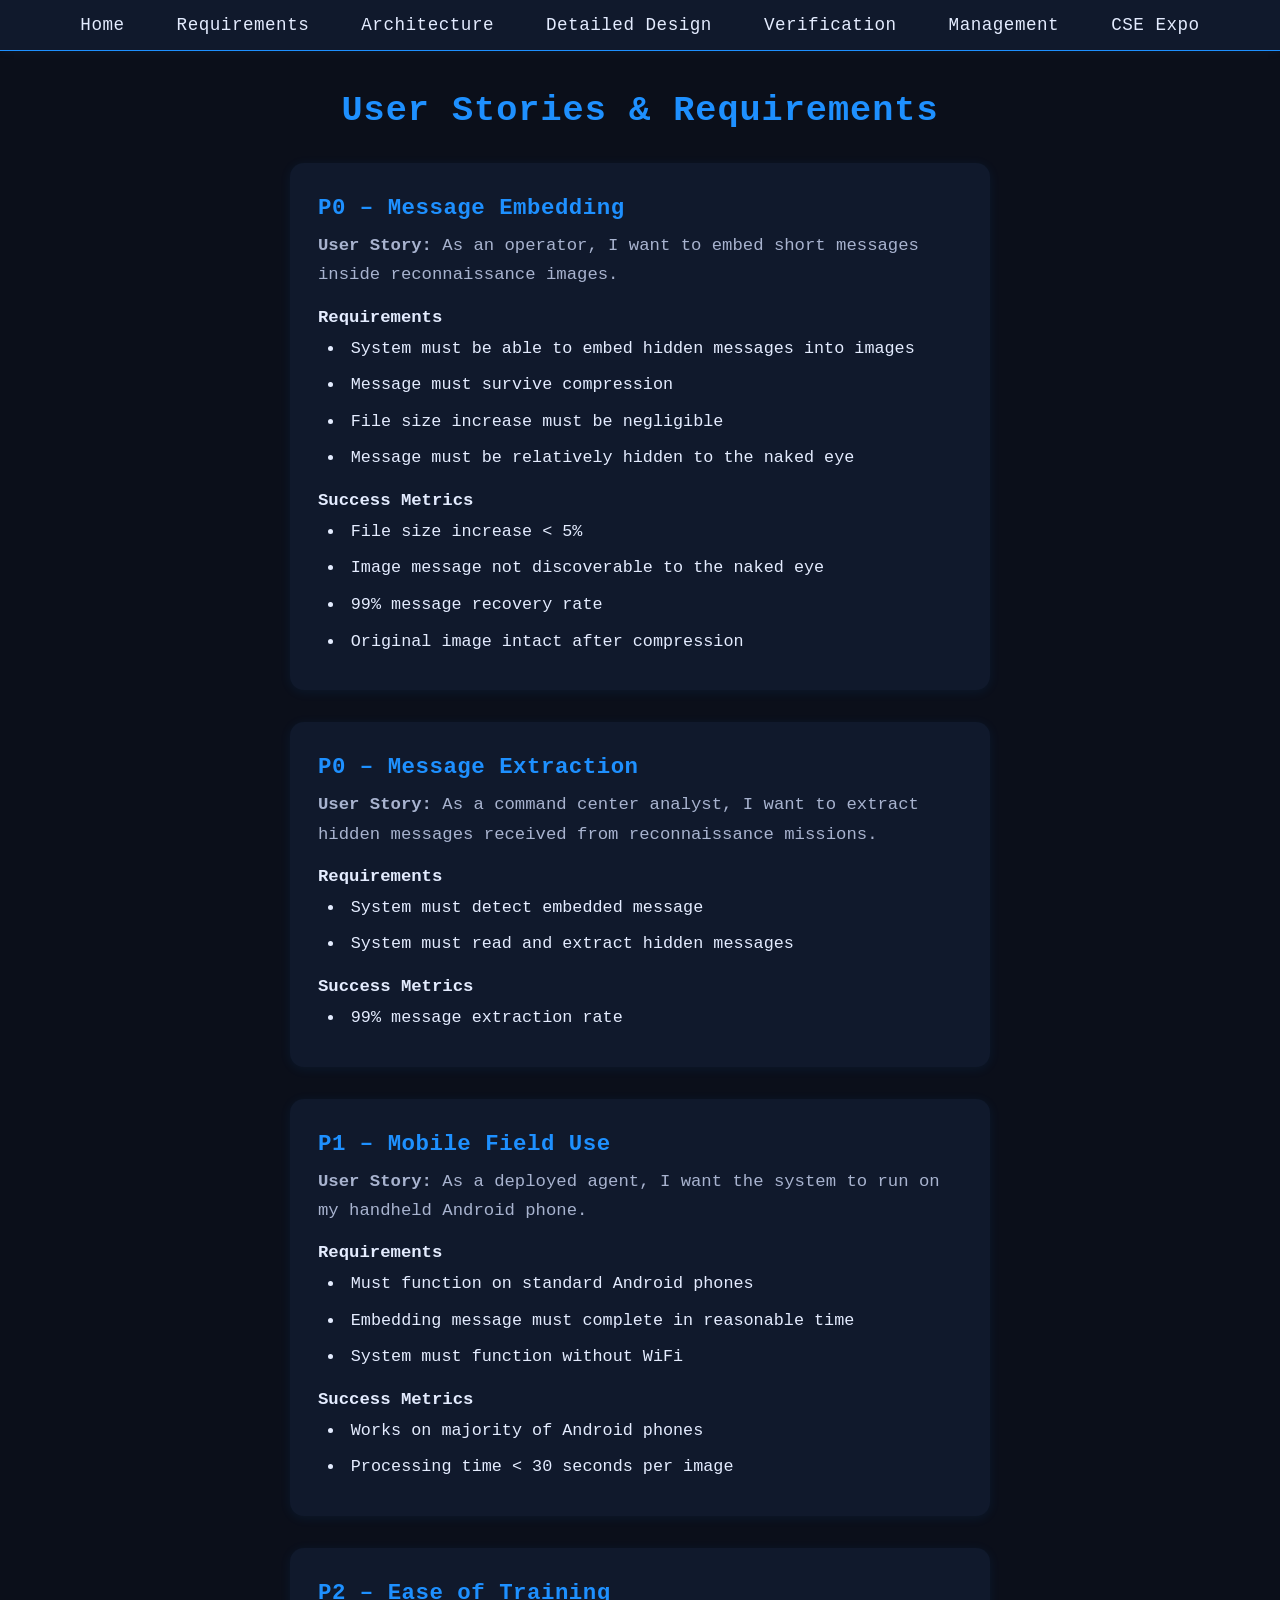
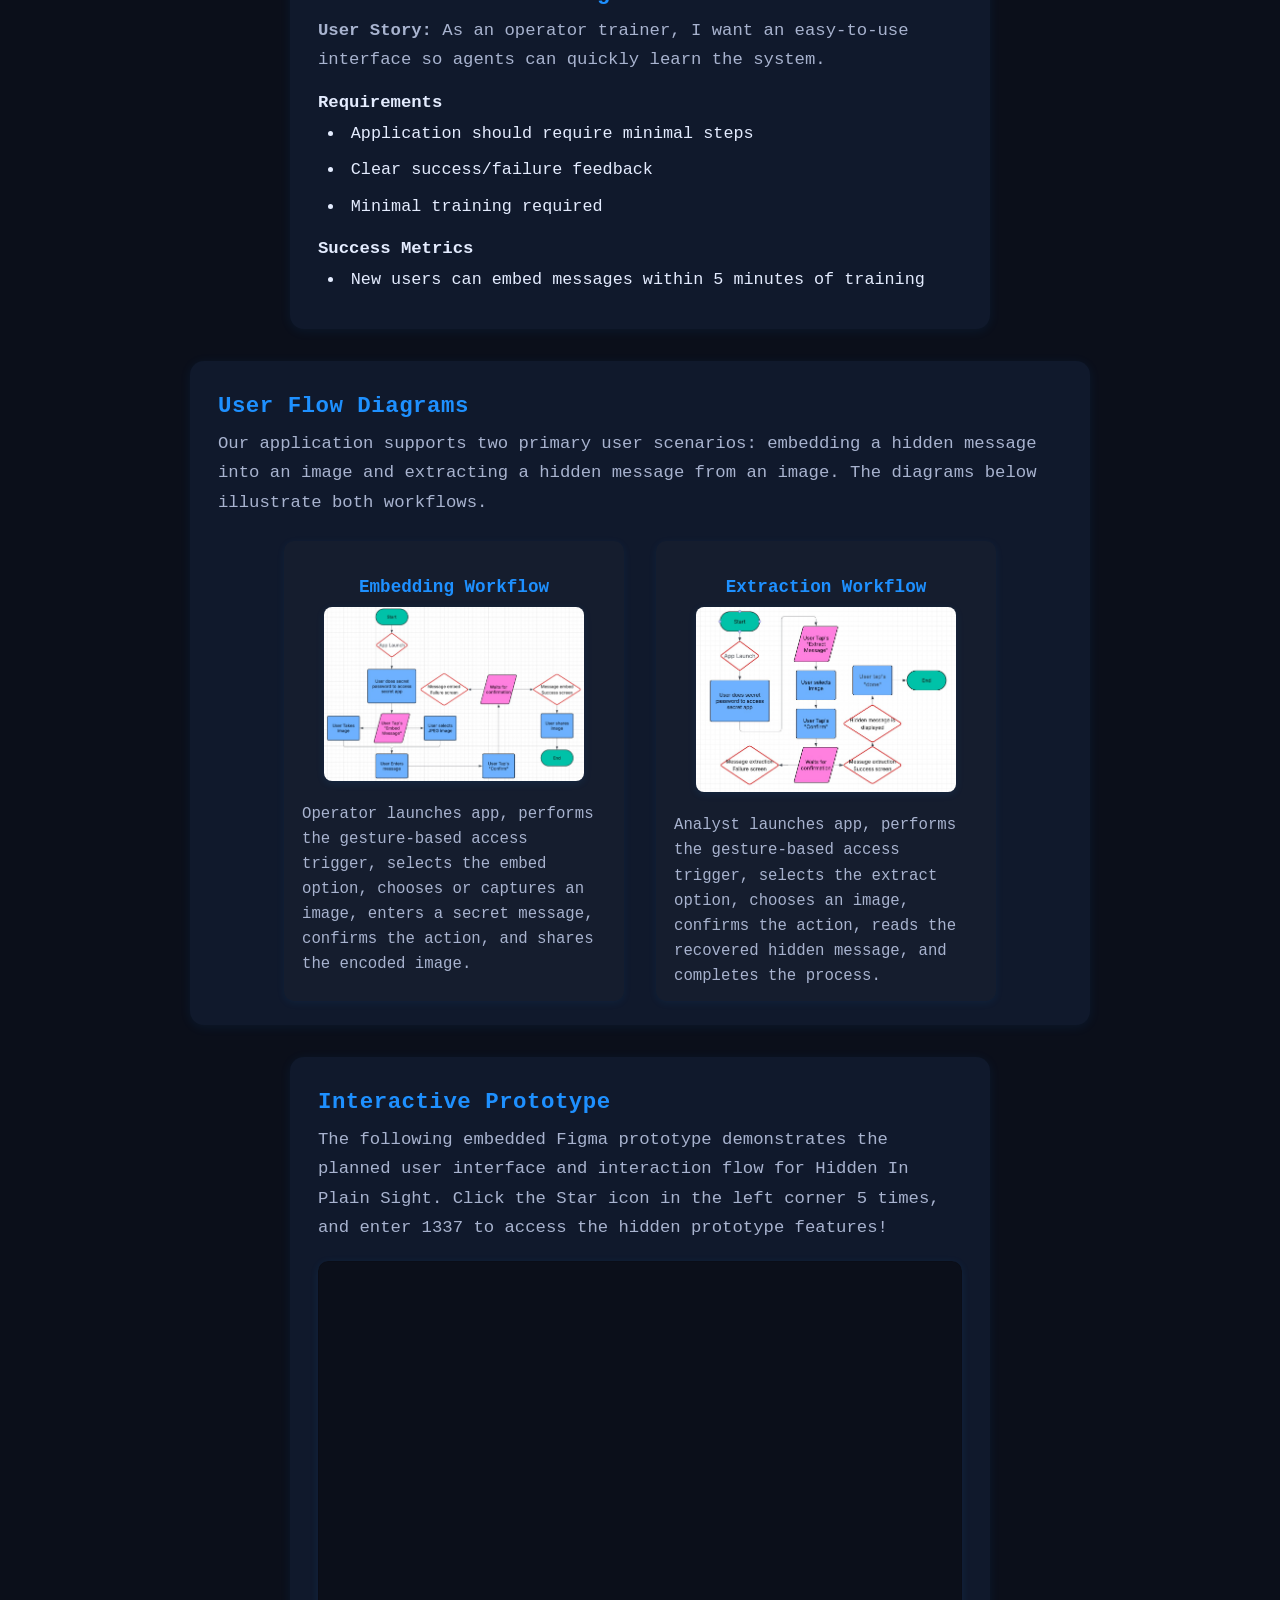
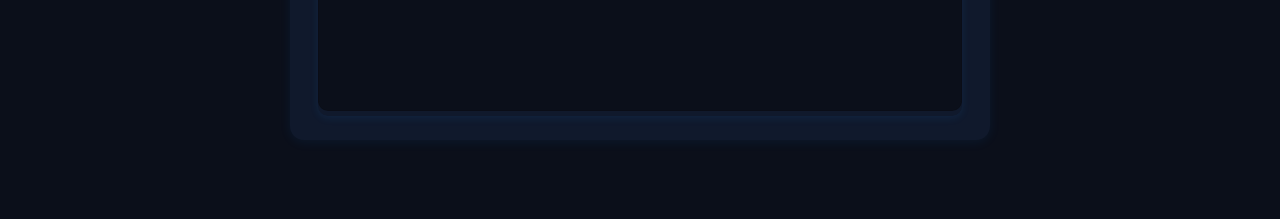
<file: pages/requirements.html>
<!doctype html>
<html lang="en">
  <head>
    <!-- Character encoding -->
    <meta charset="UTF-8" />

    <!-- Mobile responsiveness -->
    <meta name="viewport" content="width=device-width, initial-scale=1.0" />

    <title>Requirements | Hidden In Plain Sight</title>

    <!-- Link custom CSS -->
    <link rel="stylesheet" href="../css/requirements.css" />

    <!-- Boxicons -->
    <link
      href="https://unpkg.com/boxicons@2.1.4/css/boxicons.min.css"
      rel="stylesheet"
    />
  </head>

  <body>
    <!-- Begin NAVIGATION section -->
    <nav class="nav-menu">
      <ul>
        <li><a href="../index.html">Home</a></li>
        <li><a href="requirements.html">Requirements</a></li>
        <li><a href="architecture.html">Architecture</a></li>
        <li><a href="design.html">Detailed Design</a></li>
        <li><a href="testing.html">Verification</a></li>
        <li><a href="management.html">Management</a></li>
        <li><a href="cse-expo.html">CSE Expo</a></li>
      </ul>
    </nav>
    <!-- End of NAVIGATION section -->
    <!-- Begin USER STORIES section -->
    <section class="user-stories">
      <!-- Section title -->
      <h2>User Stories & Requirements</h2>

      <!-- Begin STORY 1 -->
      <div class="story-card">
        <!-- User story title -->
        <h3>P0 – Message Embedding</h3>

        <!-- User story description -->
        <p class="story-text">
          <strong>User Story:</strong>
          As an operator, I want to embed short messages inside reconnaissance
          images.
        </p>

        <!-- Requirement list -->
        <h4>Requirements</h4>

        <ul>
          <li>System must be able to embed hidden messages into images</li>
          <li>Message must survive compression</li>
          <li>File size increase must be negligible</li>
          <li>Message must be relatively hidden to the naked eye</li>
        </ul>

        <!-- Success metrics -->
        <h4>Success Metrics</h4>

        <ul>
          <li>File size increase &lt; 5%</li>
          <li>Image message not discoverable to the naked eye</li>
          <li>99% message recovery rate</li>
          <li>Original image intact after compression</li>
        </ul>
      </div>
      <!-- End STORY 1 -->

      <!-- Begin STORY 2 -->
      <div class="story-card">
        <!-- User story title -->
        <h3>P0 – Message Extraction</h3>

        <!-- User story description -->
        <p class="story-text">
          <strong>User Story:</strong>
          As a command center analyst, I want to extract hidden messages
          received from reconnaissance missions.
        </p>

        <!-- Requirement list -->
        <h4>Requirements</h4>

        <ul>
          <li>System must detect embedded message</li>
          <li>System must read and extract hidden messages</li>
        </ul>

        <!-- Success metrics -->
        <h4>Success Metrics</h4>

        <ul>
          <li>99% message extraction rate</li>
        </ul>
      </div>
      <!-- End STORY 2 -->

      <!-- Begin STORY 3 -->
      <div class="story-card">
        <!-- User story title -->
        <h3>P1 – Mobile Field Use</h3>

        <!-- User story description -->
        <p class="story-text">
          <strong>User Story:</strong>
          As a deployed agent, I want the system to run on my handheld Android
          phone.
        </p>

        <!-- Requirement list -->
        <h4>Requirements</h4>

        <ul>
          <li>Must function on standard Android phones</li>
          <li>Embedding message must complete in reasonable time</li>
          <li>System must function without WiFi</li>
        </ul>

        <!-- Success metrics -->
        <h4>Success Metrics</h4>

        <ul>
          <li>Works on majority of Android phones</li>
          <li>Processing time &lt; 30 seconds per image</li>
        </ul>
      </div>
      <!-- End STORY 3 -->

      <!-- Begin STORY 4 -->
      <div class="story-card">
        <!-- User story title -->
        <h3>P2 – Ease of Training</h3>

        <!-- User story description -->
        <p class="story-text">
          <strong>User Story:</strong>
          As an operator trainer, I want an easy-to-use interface so agents can
          quickly learn the system.
        </p>

        <!-- Requirement list -->
        <h4>Requirements</h4>

        <ul>
          <li>Application should require minimal steps</li>
          <li>Clear success/failure feedback</li>
          <li>Minimal training required</li>
        </ul>

        <!-- Success metrics -->
        <h4>Success Metrics</h4>

        <ul>
          <li>New users can embed messages within 5 minutes of training</li>
        </ul>
      </div>
      <!-- End STORY 4 -->

      <!-- Begin USER FLOW section -->
      <div class="story-card user-flow-card">
        <!-- Section title -->
        <h3>User Flow Diagrams</h3>

        <!-- Section description -->
        <p class="story-text">
          Our application supports two primary user scenarios: embedding a
          hidden message into an image and extracting a hidden message from an
          image. The diagrams below illustrate both workflows.
        </p>

        <!-- Begin flow diagram gallery -->
        <div class="flow-gallery">
          <!-- Begin FLOW 1 -->
          <div class="flow-item">
            <!-- Flow title -->
            <h4>Embedding Workflow</h4>

            <!-- Clickable flow diagram -->
            <a href="../assets/img/Embedd.jpeg" target="_blank">
              <!-- Flow diagram image -->
              <img
                src="../assets/img/Embedd.jpeg"
                alt="User flow diagram showing how an operator embeds a hidden message into an image"
              />
            </a>

            <!-- Flow description -->
            <p>
              Operator launches app, performs the gesture-based access trigger,
              selects the embed option, chooses or captures an image, enters a
              secret message, confirms the action, and shares the encoded image.
            </p>
          </div>
          <!-- End FLOW 1 -->

          <!-- Begin FLOW 2 -->
          <div class="flow-item">
            <!-- Flow title -->
            <h4>Extraction Workflow</h4>

            <!-- Clickable flow diagram -->
            <a href="../assets/img/Extract.jpeg" target="_blank">
              <!-- Flow diagram image -->
              <img
                src="../assets/img/Extract.jpeg"
                alt="User flow diagram showing how an analyst extracts a hidden message from an image"
              />
            </a>

            <!-- Flow description -->
            <p>
              Analyst launches app, performs the gesture-based access trigger,
              selects the extract option, chooses an image, confirms the action,
              reads the recovered hidden message, and completes the process.
            </p>
          </div>
          <!-- End FLOW 2 -->
        </div>
        <!-- End flow diagram gallery -->
      </div>
      <!-- End USER FLOW section -->

      <!-- Begin FIGMA section -->
      <div class="story-card">
        <!-- Section title -->
        <h3>Interactive Prototype</h3>

        <!-- Section description -->
        <p class="story-text">
          The following embedded Figma prototype demonstrates the planned user
          interface and interaction flow for Hidden In Plain Sight. Click the
          Star icon in the left corner 5 times, and enter 1337 to access the
          hidden prototype features!
        </p>

        <!-- Figma embed container -->
        <div class="figma-container">
          <!-- Figma embed -->
          <iframe
            style="border: 1px solid rgba(0, 0, 0, 0.1)"
            width="100%"
            height="450"
            src="https://round-punch-07549952.figma.site"
            allowfullscreen
          >
          </iframe>
        </div>
      </div>
      <!-- End FIGMA section -->
    </section>
    <!-- End USER STORIES section -->
  </body>
</html>
</file>
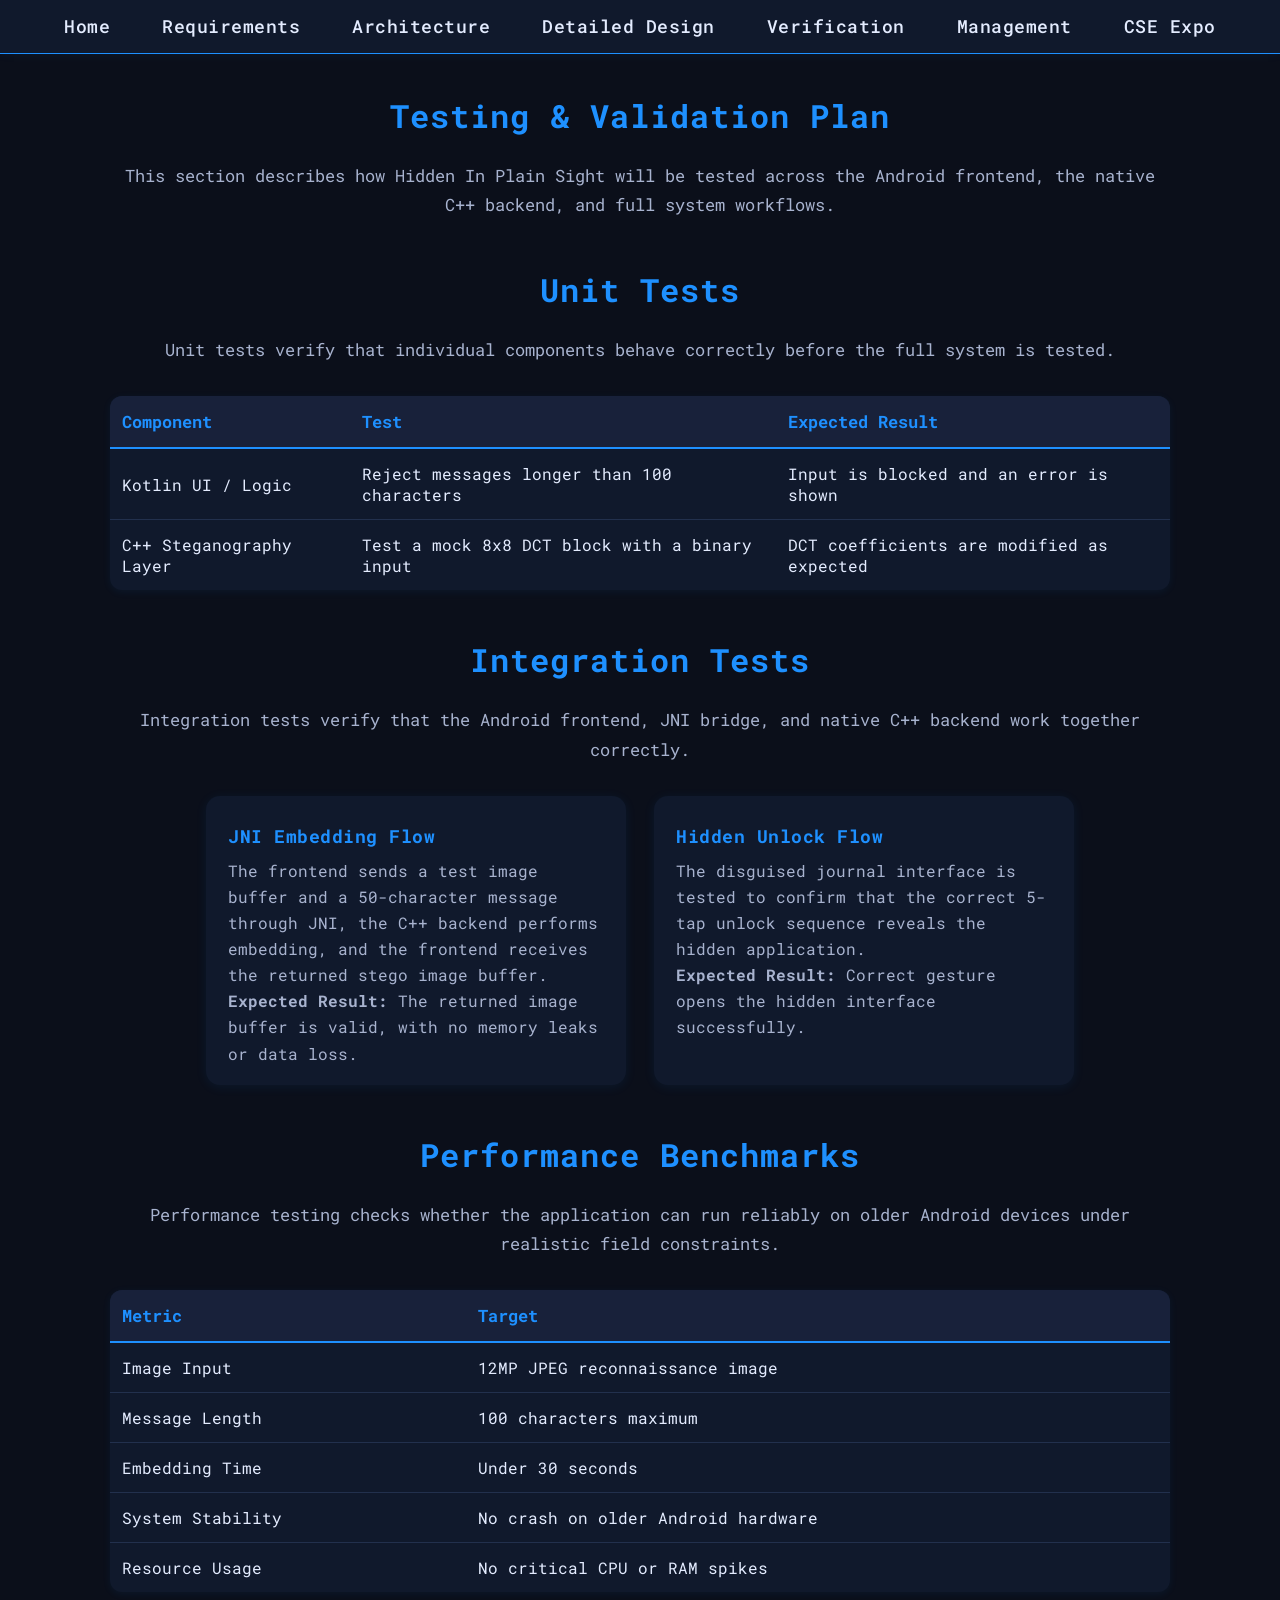
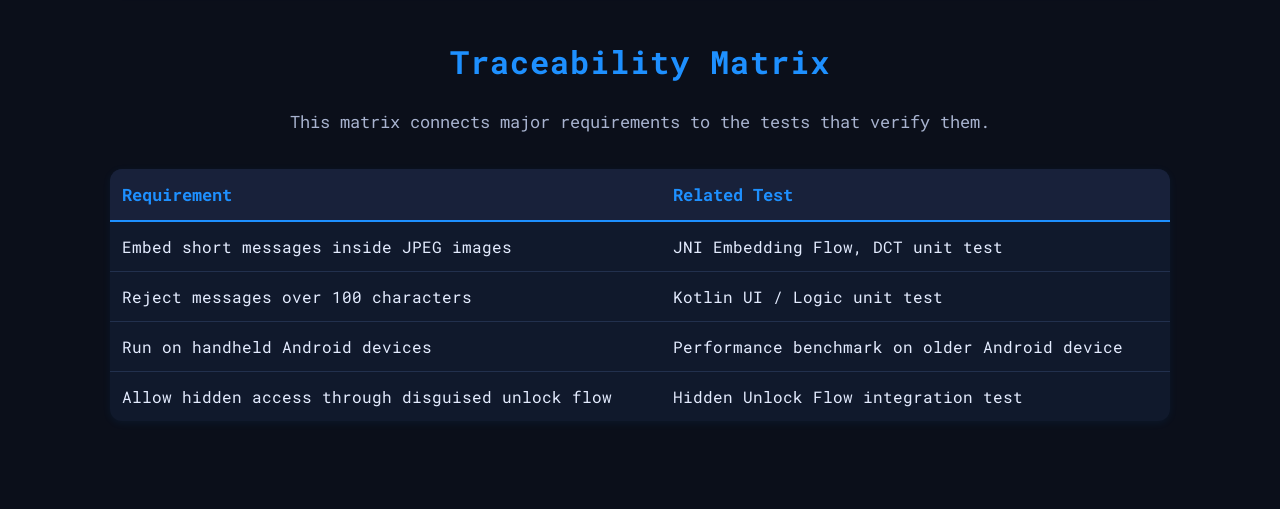
<file: pages/testing.html>
<!doctype html>
<html lang="en">
  <head>
    <meta charset="UTF-8" />
    <meta name="viewport" content="width=device-width, initial-scale=1.0" />
    <title>Verification | Hidden In Plain Sight</title>
    <link rel="stylesheet" href="../css/testing.css" />
    <link
      href="https://unpkg.com/boxicons@2.1.4/css/boxicons.min.css"
      rel="stylesheet"
    />
  </head>
  <body>
    <!-- Begin NAVIGATION section -->
    <nav class="nav-menu">
      <ul>
        <li><a href="../index.html">Home</a></li>
        <li><a href="requirements.html">Requirements</a></li>
        <li><a href="architecture.html">Architecture</a></li>
        <li><a href="design.html">Detailed Design</a></li>
        <li><a href="testing.html">Verification</a></li>
        <li><a href="management.html">Management</a></li>
        <li><a href="cse-expo.html">CSE Expo</a></li>
      </ul>
    </nav>
    <!-- End of NAVIGATION section -->
    <main>
      <!-- Begin TESTING OVERVIEW section -->
      <section class="testing-overview">
        <h2>Testing & Validation Plan</h2>
        <p class="section-text">
          This section describes how Hidden In Plain Sight will be tested across
          the Android frontend, the native C++ backend, and full system
          workflows.
        </p>
      </section>
      <!-- End TESTING OVERVIEW section -->

      <!-- Begin UNIT TESTS section -->
      <section class="unit-tests">
        <h2>Unit Tests</h2>
        <p class="section-text">
          Unit tests verify that individual components behave correctly before
          the full system is tested.
        </p>
        <table class="testing-table">
          <thead>
            <tr>
              <th>Component</th>
              <th>Test</th>
              <th>Expected Result</th>
            </tr>
          </thead>
          <tbody>
            <tr>
              <td>Kotlin UI / Logic</td>
              <td>Reject messages longer than 100 characters</td>
              <td>Input is blocked and an error is shown</td>
            </tr>
            <tr>
              <td>C++ Steganography Layer</td>
              <td>Test a mock 8x8 DCT block with a binary input</td>
              <td>DCT coefficients are modified as expected</td>
            </tr>
          </tbody>
        </table>
      </section>
      <!-- End UNIT TESTS section -->

      <!-- Begin INTEGRATION TESTS section -->
      <section class="integration-tests">
        <h2>Integration Tests</h2>
        <p class="section-text">
          Integration tests verify that the Android frontend, JNI bridge, and
          native C++ backend work together correctly.
        </p>
        <div class="integration-grid">
          <div class="testing-card">
            <h3>JNI Embedding Flow</h3>
            <p>
              The frontend sends a test image buffer and a 50-character message
              through JNI, the C++ backend performs embedding, and the frontend
              receives the returned stego image buffer.
            </p>
            <p>
              <strong>Expected Result:</strong> The returned image buffer is
              valid, with no memory leaks or data loss.
            </p>
          </div>
          <div class="testing-card">
            <h3>Hidden Unlock Flow</h3>
            <p>
              The disguised journal interface is tested to confirm that the
              correct 5-tap unlock sequence reveals the hidden application.
            </p>
            <p>
              <strong>Expected Result:</strong> Correct gesture opens the hidden
              interface successfully.
            </p>
          </div>
        </div>
      </section>
      <!-- End INTEGRATION TESTS section -->

      <!-- Begin PERFORMANCE BENCHMARKS section -->
      <section class="performance-benchmarks">
        <h2>Performance Benchmarks</h2>
        <p class="section-text">
          Performance testing checks whether the application can run reliably on
          older Android devices under realistic field constraints.
        </p>
        <table class="testing-table">
          <thead>
            <tr>
              <th>Metric</th>
              <th>Target</th>
            </tr>
          </thead>
          <tbody>
            <tr>
              <td>Image Input</td>
              <td>12MP JPEG reconnaissance image</td>
            </tr>
            <tr>
              <td>Message Length</td>
              <td>100 characters maximum</td>
            </tr>
            <tr>
              <td>Embedding Time</td>
              <td>Under 30 seconds</td>
            </tr>
            <tr>
              <td>System Stability</td>
              <td>No crash on older Android hardware</td>
            </tr>
            <tr>
              <td>Resource Usage</td>
              <td>No critical CPU or RAM spikes</td>
            </tr>
          </tbody>
        </table>
      </section>
      <!-- End PERFORMANCE BENCHMARKS section -->

      <!-- Begin TRACEABILITY MATRIX section -->
      <section class="traceability-matrix">
        <h2>Traceability Matrix</h2>
        <p class="section-text">
          This matrix connects major requirements to the tests that verify them.
        </p>
        <table class="testing-table">
          <thead>
            <tr>
              <th>Requirement</th>
              <th>Related Test</th>
            </tr>
          </thead>
          <tbody>
            <tr>
              <td>Embed short messages inside JPEG images</td>
              <td>JNI Embedding Flow, DCT unit test</td>
            </tr>
            <tr>
              <td>Reject messages over 100 characters</td>
              <td>Kotlin UI / Logic unit test</td>
            </tr>
            <tr>
              <td>Run on handheld Android devices</td>
              <td>Performance benchmark on older Android device</td>
            </tr>
            <tr>
              <td>Allow hidden access through disguised unlock flow</td>
              <td>Hidden Unlock Flow integration test</td>
            </tr>
          </tbody>
        </table>
      </section>
      <!-- End TRACEABILITY MATRIX section -->
    </main>
  </body>
</html>
</file>
<file: css/hips.css>
/* Import google api Font family */
@import url("https://fonts.googleapis.com/css2?family=Roboto+Mono:wght@100..700&display=swap");

:root {
  --font-color-primary: #e4ecff;
  --font-color-secondary: #1e90ff;
  --font-color-paragraph: #a8b3cf;
  --background-primary: #0b0f1a;
  --background-secondary: #10192c;
  --hover-color: #00bfff;
}

* {
  margin: 0;
  padding: 0;
  box-sizing: border-box;
  font-family: "Roboto Mono", monospace, sans-serif;
}

body {
  background: var(--background-primary);
  color: var(--font-color-primary);
  min-height: 100vh;
}

main {
  max-width: 1100px;
  margin: 40px auto 0 auto;
  padding: 0 20px;
}

/* -------------------------------- */
/* Header Section */
/* -------------------------------- */

.header {
  width: 100%;
  padding: 60px 0 30px 0;
  text-align: center;
  background: var(--background-secondary);
  box-shadow: 0 2px 8px rgba(30, 144, 255, 0.05);
}

.header h1 {
  font-size: 3.5rem;
  color: var(--font-color-secondary);
  margin-bottom: 10px;
  letter-spacing: 2px;
}

.header h3 {
  font-size: 1.3rem;
  color: var(--font-color-paragraph);
  font-weight: 400;
  letter-spacing: 1px;
}

/* -------------------------------- */
/* Navigation Menu */
/* -------------------------------- */

.nav-menu {
  width: 100%;
  background: var(--background-secondary);
  border-bottom: 1px solid var(--font-color-secondary);
  box-shadow: 0 2px 8px rgba(30, 144, 255, 0.05);
}

.nav-menu ul {
  display: flex;
  justify-content: center;
  list-style: none;
  padding: 15px 0;
}

.nav-menu li {
  margin: 0 18px;
}

.nav-menu a {
  text-decoration: none;
  color: var(--font-color-primary);
  font-weight: 500;
  font-size: 1.1rem;
  letter-spacing: 0.5px;
  transition: 0.3s;
  padding: 4px 8px;
  border-radius: 4px;
}

.nav-menu a:hover {
  color: var(--font-color-secondary);
  background: rgba(30, 144, 255, 0.08);
  text-shadow: 0 0 8px var(--font-color-secondary);
}

/* -------------------------------- */
/* Hero Section */
/* -------------------------------- */

.hero {
  width: 100%;
  background: linear-gradient(120deg, #10192c 60%, #1e90ff22 100%);
  border-radius: 18px;
  margin: 40px 0 32px 0;
  padding: 48px 32px 40px 32px;
  box-shadow: 0 4px 32px 0 rgba(30, 144, 255, 0.08);
  display: flex;
  flex-direction: column;
  align-items: flex-start;
  gap: 24px;
}

.hero-copy {
  width: 100%;
}

.hero h1 {
  font-size: 2.5rem;
  color: var(--font-color-secondary);
  margin-bottom: 12px;
}

.hero-text {
  display: flex;
  flex-direction: column;
  gap: 16px;
  max-width: 600px;
}

.hero-text p {
  font-size: 1.1rem;
  color: var(--font-color-paragraph);
  line-height: 1.7;
}

.hero-media {
  width: 100%;
  display: flex;
  flex-direction: column;
  gap: 16px;
}

.hero-media h3 {
  color: var(--font-color-secondary);
  font-size: 1.4rem;
  margin: 0;
  text-align: center;
}

.hero-video {
  width: 100%;
  max-width: 420px;
  border-radius: 16px;
  overflow: hidden;
  box-shadow: 0 4px 20px rgba(30, 144, 255, 0.12);
}

.hero-video iframe {
  width: 100%;
  aspect-ratio: 16 / 9;
  border: none;
  display: block;
}

@media (min-width: 960px) {
  .hero {
    flex-direction: row;
    align-items: center;
    justify-content: space-between;
    gap: 32px;
  }

  .hero-copy {
    max-width: 55%;
  }

  .hero-media {
    max-width: 40%;
  }
}

/* -------------------------------- */
/* Call to Action Button */
/* -------------------------------- */

.cta-button {
  width: 140px;
  height: 44px;
  display: flex;
  align-items: center;
  justify-content: center;
  background: linear-gradient(135deg, #1e90ff, #00bfff);
  color: white;
  font-weight: 700;
  font-size: 1.05rem;
  border: none;
  border-radius: 8px;
  margin-top: 10px;
  cursor: pointer;
  box-shadow: 0 2px 8px 0 rgba(30, 144, 255, 0.1);
  transition: 0.2s;
}

.cta-button:hover {
  background: var(--hover-color);
  box-shadow: 0 0 12px var(--hover-color);
}

/* -------------------------------- */
/* Team Section */
/* -------------------------------- */

.team {
  margin: 48px 0 32px 0;
  padding: 32px 0;
  background: var(--background-secondary);
  border-radius: 16px;
  box-shadow: 0 2px 16px 0 rgba(30, 144, 255, 0.07);
  text-align: center;
}

.team h2 {
  color: var(--font-color-secondary);
  font-size: 2rem;
  margin-bottom: 28px;
  letter-spacing: 1px;
}

.team-grid {
  display: flex;
  justify-content: center;
  gap: 40px;
  flex-wrap: wrap;
}

.member {
  background: #151d2e;
  border-radius: 12px;
  box-shadow: 0 2px 8px 0 rgba(30, 144, 255, 0.08);
  padding: 24px 18px 18px 18px;
  width: 220px;
  display: flex;
  flex-direction: column;
  align-items: center;
  transition: transform 0.18s;
}
.member:hover {
  transform: translateY(-6px) scale(1.03);
  box-shadow: 0 6px 24px 0 rgba(30, 144, 255, 0.13);
}
.member img {
  width: 140px;
  height: 140px;
  max-width: 100%;
  max-height: 180px;
  border-radius: 50%;
  object-fit: cover;
  margin-bottom: 18px;
  border: 3px solid var(--font-color-secondary);
  transition:
    box-shadow 0.18s,
    transform 0.18s;
  box-shadow: 0 2px 12px 0 rgba(30, 144, 255, 0.1);
}
.member h3 {
  color: var(--font-color-primary);
  font-size: 1.2rem;
  margin-bottom: 6px;
}
.member p {
  color: var(--font-color-paragraph);
  font-size: 1rem;
}

/* -------------------------------- */
/* Quick Links Section */
/* -------------------------------- */

.links {
  margin: 40px 0 32px 0;
  padding: 28px 0 18px 0;
  background: #151d2e;
  border-radius: 14px;
  text-align: center;
  box-shadow: 0 2px 8px 0 rgba(30, 144, 255, 0.07);
}
.links h2 {
  color: var(--font-color-secondary);
  font-size: 1.5rem;
  margin-bottom: 18px;
}
.resource-btn {
  display: inline-block;
  margin: 0 12px;
  padding: 10px 28px;
  background: linear-gradient(135deg, #1e90ff, #00bfff);
  color: #fff;
  border-radius: 6px;
  font-weight: 600;
  font-size: 1rem;
  text-decoration: none;
  transition:
    background 0.2s,
    box-shadow 0.2s;
  box-shadow: 0 2px 8px 0 rgba(30, 144, 255, 0.1);
}
.resource-btn:hover {
  background: var(--hover-color);
  color: #fff;
  box-shadow: 0 0 12px var(--hover-color);
}

.demo-section {
  margin: 40px 0 32px 0;
  padding: 32px 24px;
  background: #151d2e;
  border-radius: 14px;
  box-shadow: 0 2px 8px 0 rgba(30, 144, 255, 0.07);
}

.demo-section h2 {
  color: var(--font-color-secondary);
  font-size: 1.8rem;
  margin-bottom: 18px;
  text-align: center;
}

.demo-section p {
  color: var(--font-color-paragraph);
  max-width: 760px;
  margin: 0 auto 26px auto;
  font-size: 1.05rem;
  line-height: 1.7;
  text-align: center;
}

.video-grid {
  display: flex;
  flex-wrap: wrap;
  gap: 24px;
  justify-content: center;
}

.demo-video {
  background: #0b0f1a;
  border-radius: 14px;
  overflow: hidden;
  box-shadow: 0 4px 20px rgba(30, 144, 255, 0.12);
  width: 100%;
  max-width: 480px;
  border: 1px solid rgba(255, 255, 255, 0.06);
}

.demo-video h3 {
  color: var(--font-color-secondary);
  font-size: 1.15rem;
  margin: 18px 18px 12px 18px;
}

.demo-video iframe {
  width: 100%;
  aspect-ratio: 16 / 9;
  border: none;
  display: block;
}

/* -------------------------------- */
/* Footer */
/* -------------------------------- */

footer {
  background: var(--background-secondary);
  padding: 20px 0;
  text-align: center;
  color: var(--font-color-paragraph);
  border-radius: 0 0 12px 12px;
  margin-top: 40px;
  box-shadow: 0 -2px 8px 0 rgba(30, 144, 255, 0.04);
}
</file>
<file: css/architecture.css>
/* architecture.css - Theme matches hips.css and requirements.css */
@import url("https://fonts.googleapis.com/css2?family=Roboto+Mono:wght@100..700&display=swap");

:root {
  --font-color-primary: #e4ecff;
  --font-color-secondary: #1e90ff;
  --font-color-paragraph: #a8b3cf;
  --background-primary: #0b0f1a;
  --background-secondary: #10192c;
  --hover-color: #00bfff;
}

* {
  margin: 0;
  padding: 0;
  box-sizing: border-box;
  font-family: "Roboto Mono", monospace, sans-serif;
}

body {
  background: var(--background-primary);
  color: var(--font-color-primary);
  min-height: 100vh;
}

.nav-menu {
  width: 100%;
  background: var(--background-secondary);
  border-bottom: 1px solid var(--font-color-secondary);
  box-shadow: 0 2px 8px rgba(30, 144, 255, 0.05);
  margin-bottom: 32px;
  position: relative;
  z-index: 10;
}
.nav-menu ul {
  display: flex;
  justify-content: center;
  list-style: none;
  padding: 15px 0;
  margin: 0;
}
.nav-menu li {
  margin: 0 18px;
}
.nav-menu a {
  text-decoration: none;
  color: var(--font-color-primary);
  font-weight: 500;
  font-size: 1.1rem;
  letter-spacing: 0.5px;
  transition: 0.3s;
  padding: 4px 8px;
  border-radius: 4px;
}
.nav-menu a:hover,
.nav-menu a:focus {
  color: var(--font-color-secondary);
  background: rgba(30, 144, 255, 0.08);
  text-shadow: 0 0 8px var(--font-color-secondary);
  outline: none;
}

main {
  max-width: 1100px;
  margin: 40px auto 0 auto;
  padding: 0 20px 40px 20px;
}

/* Section Titles */
.architecture-overview h2,
.system-diagram h2,
.layer-details h2,
.tech-stack h2,
.deployment-model h2,
.security-architecture h2 {
  color: var(--font-color-secondary);
  font-size: 2rem;
  margin-bottom: 24px;
  text-align: center;
  letter-spacing: 1px;
}

/* Section Text */
.section-text {
  color: var(--font-color-paragraph);
  font-size: 1.08rem;
  margin-bottom: 18px;
  line-height: 1.7;
  text-align: center;
}

/* Card and Grid Styles */
.layer-grid {
  display: flex;
  flex-wrap: wrap;
  gap: 24px;
  justify-content: center;
  margin-top: 18px;
}
.layer-card {
  background: var(--background-secondary);
  border-radius: 14px;
  box-shadow: 0 2px 12px 0 rgba(30, 144, 255, 0.08);
  padding: 24px 20px 18px 20px;
  min-width: 220px;
  max-width: 320px;
  flex: 1 1 220px;
  transition: box-shadow 0.18s;
}
.layer-card:hover {
  box-shadow: 0 6px 24px 0 rgba(30, 144, 255, 0.13);
}
.layer-card h3 {
  color: var(--font-color-secondary);
  font-size: 1.15rem;
  margin-bottom: 10px;
  letter-spacing: 0.5px;
}
.layer-card p {
  color: var(--font-color-paragraph);
  font-size: 1.02rem;
  margin-bottom: 0;
  line-height: 1.6;
}

/* Diagram Containers */
.diagram-container {
  display: flex;
  flex-direction: column;
  align-items: center;
  margin: 32px 0 18px 0;
}
.diagram-container img {
  max-width: 100%;
  border-radius: 10px;
  box-shadow: 0 2px 8px 0 rgba(30, 144, 255, 0.1);
  background: #0b0f1a;
  margin-bottom: 10px;
}

/* Tech Stack Table */
.stack-table {
  width: 100%;
  border-collapse: collapse;
  margin: 24px 0 0 0;
  background: var(--background-secondary);
  border-radius: 12px;
  overflow: hidden;
  box-shadow: 0 2px 8px 0 rgba(30, 144, 255, 0.07);
}
.stack-table th,
.stack-table td {
  padding: 14px 12px;
  text-align: left;
}
.stack-table th {
  background: #18213a;
  color: var(--font-color-secondary);
  font-weight: 700;
  font-size: 1.05rem;
  border-bottom: 2px solid var(--font-color-secondary);
}
.stack-table td {
  color: var(--font-color-primary);
  font-size: 1.01rem;
  border-bottom: 1px solid #22304d;
}
.stack-table tr:last-child td {
  border-bottom: none;
}

/* Security Card */
.security-card {
  background: var(--background-secondary);
  border-radius: 14px;
  box-shadow: 0 2px 12px 0 rgba(30, 144, 255, 0.08);
  padding: 28px 24px 18px 24px;
  max-width: 700px;
  margin: 24px auto 0 auto;
}
.security-card h3 {
  color: var(--font-color-secondary);
  font-size: 1.15rem;
  margin-bottom: 10px;
  letter-spacing: 0.5px;
}
.security-card ul {
  list-style: disc inside;
  color: var(--font-color-primary);
  font-size: 1.05rem;
  margin-bottom: 10px;
  margin-left: 10px;
  line-height: 1.7;
}
.security-card li {
  margin-bottom: 8px;
}

footer {
  background: var(--background-secondary);
  padding: 18px 0;
  text-align: center;
  color: var(--font-color-paragraph);
  border-radius: 0 0 12px 12px;
  margin-top: 40px;
  box-shadow: 0 -2px 8px 0 rgba(30, 144, 255, 0.04);
}
</file>
<file: css/cse-expo.css>
/* cse-expo.css - Theme matches other pages */
@import url("https://fonts.googleapis.com/css2?family=Roboto+Mono:wght@100..700&display=swap");

:root {
  --font-color-primary: #e4ecff;
  --font-color-secondary: #1e90ff;
  --font-color-paragraph: #a8b3cf;
  --background-primary: #0b0f1a;
  --background-secondary: #10192c;
  --hover-color: #00bfff;
}

* {
  margin: 0;
  padding: 0;
  box-sizing: border-box;
  font-family: "Roboto Mono", monospace, sans-serif;
}

body {
  background: var(--background-primary);
  color: var(--font-color-primary);
  min-height: 100vh;
}

.nav-menu {
  width: 100%;
  background: var(--background-secondary);
  border-bottom: 1px solid var(--font-color-secondary);
  box-shadow: 0 2px 8px rgba(30, 144, 255, 0.05);
  margin-bottom: 32px;
  position: relative;
  z-index: 10;
}
.nav-menu ul {
  display: flex;
  justify-content: center;
  list-style: none;
  padding: 15px 0;
  margin: 0;
  flex-wrap: wrap;
}
.nav-menu li {
  margin: 0 18px;
}
.nav-menu a {
  text-decoration: none;
  color: var(--font-color-primary);
  font-weight: 500;
  font-size: 1.1rem;
  letter-spacing: 0.5px;
  transition: 0.3s;
  padding: 4px 8px;
  border-radius: 4px;
}
.nav-menu a:hover,
.nav-menu a:focus {
  color: var(--font-color-secondary);
  background: rgba(30, 144, 255, 0.08);
  text-shadow: 0 0 8px var(--font-color-secondary);
  outline: none;
}

main {
  max-width: 1100px;
  margin: 40px auto 0 auto;
  padding: 0 20px 40px 20px;
}

/* Section Titles */
.expo-overview h2,
.poster-section h2,
.videos-section h2 {
  color: var(--font-color-secondary);
  font-size: 2rem;
  margin-bottom: 24px;
  text-align: center;
  letter-spacing: 1px;
}

/* Section Text */
.section-text {
  color: var(--font-color-paragraph);
  font-size: 1.08rem;
  margin-bottom: 18px;
  line-height: 1.7;
  text-align: center;
}

/* Poster Section */
.poster-container {
  display: flex;
  justify-content: center;
  margin: 32px 0;
}
.poster-container a {
  display: block;
}
.poster-container img {
  max-width: 600px;
  width: 100%;
  border-radius: 12px;
  box-shadow: 0 4px 16px rgba(30, 144, 255, 0.15);
  background: #0b0f1a;
  transition:
    transform 0.2s ease,
    box-shadow 0.2s ease;
}
.poster-container img:hover {
  transform: translateY(-2px);
  box-shadow: 0 8px 24px rgba(30, 144, 255, 0.2);
}

/* Videos Section */
.videos-grid {
  display: flex;
  flex-wrap: wrap;
  gap: 32px;
  justify-content: center;
  margin-top: 28px;
}
.video-card {
  background: var(--background-secondary);
  border-radius: 14px;
  box-shadow: 0 2px 12px 0 rgba(30, 144, 255, 0.08);
  padding: 24px;
  width: 100%;
  max-width: 500px;
  transition: box-shadow 0.18s;
}
.video-card:hover {
  box-shadow: 0 6px 20px 0 rgba(30, 144, 255, 0.15);
}
.video-card h3 {
  color: var(--font-color-secondary);
  font-size: 1.3rem;
  margin-bottom: 16px;
  text-align: center;
}
.video-card p {
  color: var(--font-color-paragraph);
  font-size: 0.95rem;
  margin-bottom: 16px;
  line-height: 1.6;
  text-align: center;
}
.video-container {
  position: relative;
  width: 100%;
  padding-bottom: 56.25%;
  height: 0;
  overflow: hidden;
  border-radius: 8px;
}
.video-container iframe {
  position: absolute;
  top: 0;
  left: 0;
  width: 100%;
  height: 100%;
  border: none;
  border-radius: 8px;
}
</file>
<file: css/design.css>
/* Data Storage Table */
.storage-table {
  width: 100%;
  border-collapse: collapse;
  margin: 24px 0 0 0;
  background: var(--background-secondary);
  border-radius: 12px;
  overflow: hidden;
  box-shadow: 0 2px 8px 0 rgba(30, 144, 255, 0.07);
}
.storage-table th,
.storage-table td {
  padding: 14px 12px;
  text-align: left;
}
.storage-table th {
  background: #18213a;
  color: var(--font-color-secondary);
  font-weight: 700;
  font-size: 1.05rem;
  border-bottom: 2px solid var(--font-color-secondary);
}
.storage-table td {
  color: var(--font-color-primary);
  font-size: 1.01rem;
  border-bottom: 1px solid #22304d;
}
.storage-table tr:last-child td {
  border-bottom: none;
}

/* Function Design Grid */
.function-grid {
  display: flex;
  flex-wrap: wrap;
  gap: 24px;
  justify-content: center;
  margin-top: 18px;
}
.function-block {
  background: var(--background-secondary);
  border-radius: 14px;
  box-shadow: 0 2px 12px 0 rgba(30, 144, 255, 0.08);
  padding: 24px 20px 18px 20px;
  min-width: 220px;
  max-width: 320px;
  flex: 1 1 220px;
  transition: box-shadow 0.18s;
}
.function-block:hover {
  box-shadow: 0 6px 24px 0 rgba(30, 144, 255, 0.13);
}
.function-block h3 {
  color: var(--font-color-secondary);
  font-size: 1.15rem;
  margin-bottom: 10px;
  letter-spacing: 0.5px;
}
.function-block p {
  color: var(--font-color-paragraph);
  font-size: 1.02rem;
  margin-bottom: 0;
  line-height: 1.6;
}

/* Algorithm Logic Grid */
.algorithm-grid {
  display: flex;
  flex-wrap: wrap;
  gap: 24px;
  justify-content: center;
  margin-top: 18px;
}
.algorithm-card {
  background: var(--background-secondary);
  border-radius: 14px;
  box-shadow: 0 2px 12px 0 rgba(30, 144, 255, 0.08);
  padding: 24px 20px 18px 20px;
  min-width: 340px;
  max-width: 600px;
  flex: 1 1 480px;
  transition: box-shadow 0.18s;
  display: flex;
  flex-direction: column;
  align-items: stretch;
}
.algorithm-card:hover {
  box-shadow: 0 6px 24px 0 rgba(30, 144, 255, 0.13);
}
.algorithm-card h3 {
  color: var(--font-color-secondary);
  font-size: 1.15rem;
  margin-bottom: 10px;
  letter-spacing: 0.5px;
}
.algorithm-card p {
  color: var(--font-color-paragraph);
  font-size: 1.02rem;
  margin-bottom: 0;
  line-height: 1.6;
}
.algorithm-card pre {
  background: #151d2e;
  color: #e4ecff;
  border-radius: 8px;
  padding: 16px 14px;
  margin-bottom: 12px;
  font-size: 1.08rem;
  overflow-x: auto;
  white-space: pre-wrap;
  word-break: break-word;
}
/* design.css - Theme matches hips.css, requirements.css, and architecture.css */
@import url("https://fonts.googleapis.com/css2?family=Roboto+Mono:wght@100..700&display=swap");

:root {
  --font-color-primary: #e4ecff;
  --font-color-secondary: #1e90ff;
  --font-color-paragraph: #a8b3cf;
  --background-primary: #0b0f1a;
  --background-secondary: #10192c;
  --hover-color: #00bfff;
}

* {
  margin: 0;
  padding: 0;
  box-sizing: border-box;
  font-family: "Roboto Mono", monospace, sans-serif;
}

body {
  background: var(--background-primary);
  color: var(--font-color-primary);
  min-height: 100vh;
}

.nav-menu {
  width: 100%;
  background: var(--background-secondary);
  border-bottom: 1px solid var(--font-color-secondary);
  box-shadow: 0 2px 8px rgba(30, 144, 255, 0.05);
  margin-bottom: 32px;
  position: relative;
  z-index: 10;
}
.nav-menu ul {
  display: flex;
  justify-content: center;
  list-style: none;
  padding: 15px 0;
  margin: 0;
}
.nav-menu li {
  margin: 0 18px;
}
.nav-menu a {
  text-decoration: none;
  color: var(--font-color-primary);
  font-weight: 500;
  font-size: 1.1rem;
  letter-spacing: 0.5px;
  transition: 0.3s;
  padding: 4px 8px;
  border-radius: 4px;
}
.nav-menu a:hover,
.nav-menu a:focus {
  color: var(--font-color-secondary);
  background: rgba(30, 144, 255, 0.08);
  text-shadow: 0 0 8px var(--font-color-secondary);
  outline: none;
}

main {
  max-width: 1100px;
  margin: 40px auto 0 auto;
  padding: 0 20px 40px 20px;
}

/* Section Titles */
.design-overview h2,
.ui-mockups h2,
.component-gallery h2,
.interaction-flow h2 {
  color: var(--font-color-secondary);
  font-size: 2rem;
  margin-bottom: 24px;
  text-align: center;
  letter-spacing: 1px;
}

/* Section Text */
.section-text {
  color: var(--font-color-paragraph);
  font-size: 1.08rem;
  margin-bottom: 32px;
  line-height: 1.7;
  text-align: center;
}
/* Add more space between section containers */
.design-overview,
.data-storage,
.function-design,
.algorithm-logic,
.ui-mockups,
.component-gallery,
.interaction-flow {
  margin-bottom: 48px;
}

/* Card and Grid Styles */
.design-card,
.component-card {
  background: var(--background-secondary);
  border-radius: 14px;
  box-shadow: 0 2px 12px 0 rgba(30, 144, 255, 0.08);
  padding: 28px 22px 18px 22px;
  margin-bottom: 32px;
  max-width: 800px;
  margin-left: auto;
  margin-right: auto;
  transition: box-shadow 0.18s;
}
.design-card:hover,
.component-card:hover {
  box-shadow: 0 6px 24px 0 rgba(30, 144, 255, 0.13);
}
.design-card h3,
.component-card h3 {
  color: var(--font-color-secondary);
  font-size: 1.15rem;
  margin-bottom: 10px;
  letter-spacing: 0.5px;
}
.design-card p,
.component-card p {
  color: var(--font-color-paragraph);
  font-size: 1.02rem;
  margin-bottom: 0;
  line-height: 1.6;
}

/* Gallery/Grid for UI mockups or components */
.mockup-gallery,
.component-gallery {
  display: flex;
  flex-wrap: wrap;
  gap: 24px;
  justify-content: center;
  margin-top: 18px;
}
.mockup-item,
.component-item {
  background: #151d2e;
  border-radius: 10px;
  box-shadow: 0 2px 8px 0 rgba(30, 144, 255, 0.07);
  padding: 18px 18px 12px 18px;
  max-width: 340px;
  flex: 1 1 220px;
  display: flex;
  flex-direction: column;
  align-items: center;
}
.mockup-item img,
.component-item img {
  width: 100%;
  max-width: 260px;
  border-radius: 8px;
  margin-bottom: 10px;
  box-shadow: 0 2px 8px 0 rgba(30, 144, 255, 0.1);
  background: #0b0f1a;
}
.mockup-item p,
.component-item p {
  color: var(--font-color-paragraph);
  font-size: 0.98rem;
  margin-top: 6px;
  line-height: 1.6;
  text-align: center;
}

/* Figma or Prototype Embed */
.figma-container {
  margin-top: 18px;
  border-radius: 10px;
  overflow: hidden;
  box-shadow: 0 2px 8px 0 rgba(30, 144, 255, 0.1);
}
.figma-container iframe {
  border-radius: 10px;
  width: 100%;
  min-height: 400px;
  background: #0b0f1a;
}

footer {
  background: var(--background-secondary);
  padding: 18px 0;
  text-align: center;
  color: var(--font-color-paragraph);
  border-radius: 0 0 12px 12px;
  margin-top: 40px;
  box-shadow: 0 -2px 8px 0 rgba(30, 144, 255, 0.04);
}
</file>
<file: css/management.css>
@import url("https://fonts.googleapis.com/css2?family=Roboto+Mono:wght@100..700&display=swap");

:root {
  --font-color-primary: #e4ecff;
  --font-color-secondary: #1e90ff;
  --font-color-paragraph: #a8b3cf;
  --background-primary: #0b0f1a;
  --background-secondary: #10192c;
  --hover-color: #00bfff;
}

* {
  margin: 0;
  padding: 0;
  box-sizing: border-box;
  font-family: "Roboto Mono", monospace, sans-serif;
}

body {
  background: var(--background-primary);
  color: var(--font-color-primary);
  min-height: 100vh;
}

.nav-menu {
  width: 100%;
  background: var(--background-secondary);
  border-bottom: 1px solid var(--font-color-secondary);
  box-shadow: 0 2px 8px rgba(30, 144, 255, 0.05);
  margin-bottom: 32px;
  position: relative;
  z-index: 10;
}
.nav-menu ul {
  display: flex;
  justify-content: center;
  list-style: none;
  padding: 15px 0;
  margin: 0;
}
.nav-menu li {
  margin: 0 18px;
}
.nav-menu a {
  text-decoration: none;
  color: var(--font-color-primary);
  font-weight: 500;
  font-size: 1.1rem;
  letter-spacing: 0.5px;
  transition: 0.3s;
  padding: 4px 8px;
  border-radius: 4px;
}
.nav-menu a:hover,
.nav-menu a:focus {
  color: var(--font-color-secondary);
  background: rgba(30, 144, 255, 0.08);
  text-shadow: 0 0 8px var(--font-color-secondary);
  outline: none;
}

main {
  max-width: 1100px;
  margin: 40px auto 0 auto;
  padding: 0 20px 40px 20px;
}

/* Section Titles */
.ethics-overview h2,
.ethics-statement h2,
.irb-status h2,
.project-timeline h2 {
  color: var(--font-color-secondary);
  font-size: 2rem;
  margin-bottom: 24px;
  text-align: center;
  letter-spacing: 1px;
}

/* Section Text */
.section-text {
  color: var(--font-color-paragraph);
  font-size: 1.08rem;
  margin-bottom: 32px;
  line-height: 1.7;
  text-align: center;
}

/* Ethics Card Styles */
.ethics-card {
  background: var(--background-secondary);
  border-radius: 14px;
  box-shadow: 0 2px 12px 0 rgba(30, 144, 255, 0.08);
  padding: 28px 22px 18px 22px;
  margin-bottom: 32px;
  max-width: 800px;
  margin-left: auto;
  margin-right: auto;
  transition: box-shadow 0.18s;
}
.ethics-card:hover {
  box-shadow: 0 6px 24px 0 rgba(30, 144, 255, 0.13);
}
.ethics-card h3 {
  color: var(--font-color-secondary);
  font-size: 1.15rem;
  margin-bottom: 10px;
  letter-spacing: 0.5px;
}
.ethics-card p {
  color: var(--font-color-paragraph);
  font-size: 1.02rem;
  margin-bottom: 0;
  line-height: 1.6;
}

/* Timeline Table Styles */
.timeline-table {
  width: 100%;
  border-collapse: collapse;
  margin: 24px 0 0 0;
  background: var(--background-secondary);
  border-radius: 12px;
  overflow: hidden;
  box-shadow: 0 2px 8px 0 rgba(30, 144, 255, 0.07);
}
.timeline-table th,
.timeline-table td {
  padding: 14px 12px;
  text-align: left;
}
.timeline-table th {
  background: #18213a;
  color: var(--font-color-secondary);
  font-weight: 700;
  font-size: 1.05rem;
  border-bottom: 2px solid var(--font-color-secondary);
}
.timeline-table td {
  color: var(--font-color-primary);
  font-size: 1.01rem;
  border-bottom: 1px solid #22304d;
}
.timeline-table tr:last-child td {
  border-bottom: none;
}

/* Section Spacing */
.ethics-overview,
.ethics-statement,
.irb-status,
.project-timeline {
  margin-bottom: 48px;
}

footer {
  background: var(--background-secondary);
  padding: 18px 0;
  text-align: center;
  color: var(--font-color-paragraph);
  border-radius: 0 0 12px 12px;
  margin-top: 40px;
  box-shadow: 0 -2px 8px 0 rgba(30, 144, 255, 0.04);
}
</file>
<file: css/requirements.css>
/* Navigation Menu */
.nav-menu {
  width: 100%;
  background: var(--background-secondary);
  border-bottom: 1px solid var(--font-color-secondary);
  box-shadow: 0 2px 8px rgba(30, 144, 255, 0.05);
  margin-bottom: 32px;
  position: relative;
  z-index: 10;
}
.nav-menu ul {
  display: flex;
  justify-content: center;
  list-style: none;
  padding: 15px 0;
  margin: 0;
}
.nav-menu li {
  margin: 0 18px;
}
.nav-menu a {
  text-decoration: none;
  color: var(--font-color-primary);
  font-weight: 500;
  font-size: 1.1rem;
  letter-spacing: 0.5px;
  transition: 0.3s;
  padding: 4px 8px;
  border-radius: 4px;
}
.nav-menu a:hover,
.nav-menu a:focus {
  color: var(--font-color-secondary);
  background: rgba(30, 144, 255, 0.08);
  text-shadow: 0 0 8px var(--font-color-secondary);
  outline: none;
}
/* requirements.css - Theme matches hips.css */
@import url("https://fonts.googleapis.com/css2?family=Roboto+Mono:wght@100..700&display=swap");

:root {
  --font-color-primary: #e4ecff;
  --font-color-secondary: #1e90ff;
  --font-color-paragraph: #a8b3cf;
  --background-primary: #0b0f1a;
  --background-secondary: #10192c;
  --hover-color: #00bfff;
}

* {
  margin: 0;
  padding: 0;
  box-sizing: border-box;
  font-family: "Roboto Mono", monospace, sans-serif;
}

body {
  background: var(--background-primary);
  color: var(--font-color-primary);
  min-height: 100vh;
}

.user-stories {
  max-width: 1000px;
  margin: 40px auto 0 auto;
  padding: 0 20px 40px 20px;
}

.user-stories h2 {
  color: var(--font-color-secondary);
  font-size: 2.2rem;
  margin-bottom: 32px;
  text-align: center;
  letter-spacing: 1px;
}

.story-card {
  background: var(--background-secondary);
  border-radius: 14px;
  box-shadow: 0 2px 12px 0 rgba(30, 144, 255, 0.08);
  padding: 32px 28px 24px 28px;
  margin-bottom: 32px;
  max-width: 700px;
  margin-left: auto;
  margin-right: auto;
  transition: box-shadow 0.18s;
}
.story-card:hover {
  box-shadow: 0 6px 24px 0 rgba(30, 144, 255, 0.13);
}
.story-card h3 {
  color: var(--font-color-secondary);
  font-size: 1.4rem;
  margin-bottom: 10px;
  letter-spacing: 0.5px;
}
.story-card h4 {
  color: var(--font-color-primary);
  font-size: 1.08rem;
  margin: 18px 0 8px 0;
  font-weight: 600;
}
.story-text {
  color: var(--font-color-paragraph);
  font-size: 1.08rem;
  margin-bottom: 8px;
  line-height: 1.7;
}
.story-card ul {
  list-style: disc inside;
  color: var(--font-color-primary);
  font-size: 1.05rem;
  margin-bottom: 10px;
  margin-left: 10px;
  line-height: 1.7;
}
.story-card li {
  margin-bottom: 8px;
}

/* User Flow Gallery */
.user-flow-card {
  max-width: 900px;
}
.flow-gallery {
  display: flex;
  flex-wrap: wrap;
  gap: 32px;
  justify-content: center;
  margin-top: 24px;
}
.flow-item {
  background: #151d2e;
  border-radius: 10px;
  box-shadow: 0 2px 8px 0 rgba(30, 144, 255, 0.07);
  padding: 18px 18px 12px 18px;
  max-width: 340px;
  flex: 1 1 320px;
  display: flex;
  flex-direction: column;
  align-items: center;
}
.flow-item h4 {
  color: var(--font-color-secondary);
  font-size: 1.1rem;
  margin-bottom: 10px;
}
.flow-item img {
  width: 100%;
  max-width: 260px;
  border-radius: 8px;
  margin-bottom: 10px;
  box-shadow: 0 2px 8px 0 rgba(30, 144, 255, 0.1);
  background: #0b0f1a;
}
.flow-item p {
  color: var(--font-color-paragraph);
  font-size: 0.98rem;
  margin-top: 6px;
  line-height: 1.6;
}

/* Figma Embed */
.figma-container {
  margin-top: 18px;
  border-radius: 10px;
  overflow: hidden;
  box-shadow: 0 2px 8px 0 rgba(30, 144, 255, 0.1);
}
.figma-container iframe {
  border-radius: 10px;
  width: 100%;
  min-height: 400px;
  background: #0b0f1a;
}

footer {
  background: var(--background-secondary);
  padding: 18px 0;
  text-align: center;
  color: var(--font-color-paragraph);
  border-radius: 0 0 12px 12px;
  margin-top: 40px;
  box-shadow: 0 -2px 8px 0 rgba(30, 144, 255, 0.04);
}
</file>
<file: css/testing.css>
@import url("https://fonts.googleapis.com/css2?family=Roboto+Mono:wght@100..700&display=swap");

:root {
  --font-color-primary: #e4ecff;
  --font-color-secondary: #1e90ff;
  --font-color-paragraph: #a8b3cf;
  --background-primary: #0b0f1a;
  --background-secondary: #10192c;
  --hover-color: #00bfff;
}

* {
  margin: 0;
  padding: 0;
  box-sizing: border-box;
  font-family: "Roboto Mono", monospace, sans-serif;
}

body {
  background: var(--background-primary);
  color: var(--font-color-primary);
  min-height: 100vh;
}

.nav-menu {
  width: 100%;
  background: var(--background-secondary);
  border-bottom: 1px solid var(--font-color-secondary);
  box-shadow: 0 2px 8px rgba(30, 144, 255, 0.05);
  margin-bottom: 32px;
  position: relative;
  z-index: 10;
}
.nav-menu ul {
  display: flex;
  justify-content: center;
  list-style: none;
  padding: 15px 0;
  margin: 0;
}
.nav-menu li {
  margin: 0 18px;
}
.nav-menu a {
  text-decoration: none;
  color: var(--font-color-primary);
  font-weight: 500;
  font-size: 1.1rem;
  letter-spacing: 0.5px;
  transition: 0.3s;
  padding: 4px 8px;
  border-radius: 4px;
}
.nav-menu a:hover,
.nav-menu a:focus {
  color: var(--font-color-secondary);
  background: rgba(30, 144, 255, 0.08);
  text-shadow: 0 0 8px var(--font-color-secondary);
  outline: none;
}

main {
  max-width: 1100px;
  margin: 40px auto 0 auto;
  padding: 0 20px 40px 20px;
}

/* Section Titles */
.testing-overview h2,
.unit-tests h2,
.integration-tests h2,
.performance-benchmarks h2,
.traceability-matrix h2 {
  color: var(--font-color-secondary);
  font-size: 2rem;
  margin-bottom: 24px;
  text-align: center;
  letter-spacing: 1px;
}

/* Section Text */
.section-text {
  color: var(--font-color-paragraph);
  font-size: 1.08rem;
  margin-bottom: 32px;
  line-height: 1.7;
  text-align: center;
}

/* Table Styles */
.testing-table {
  width: 100%;
  border-collapse: collapse;
  margin: 24px 0 0 0;
  background: var(--background-secondary);
  border-radius: 12px;
  overflow: hidden;
  box-shadow: 0 2px 8px 0 rgba(30, 144, 255, 0.07);
}
.testing-table th,
.testing-table td {
  padding: 14px 12px;
  text-align: left;
}
.testing-table th {
  background: #18213a;
  color: var(--font-color-secondary);
  font-weight: 700;
  font-size: 1.05rem;
  border-bottom: 2px solid var(--font-color-secondary);
}
.testing-table td {
  color: var(--font-color-primary);
  font-size: 1.01rem;
  border-bottom: 1px solid #22304d;
}
.testing-table tr:last-child td {
  border-bottom: none;
}

/* Card/Grid Styles for Integration */
.integration-grid {
  display: flex;
  flex-wrap: wrap;
  gap: 28px;
  justify-content: center;
  margin-top: 18px;
  margin-bottom: 32px;
}
.testing-card {
  background: var(--background-secondary);
  border-radius: 14px;
  box-shadow: 0 2px 12px 0 rgba(30, 144, 255, 0.08);
  padding: 28px 22px 18px 22px;
  min-width: 260px;
  max-width: 420px;
  flex: 1 1 320px;
  transition: box-shadow 0.18s;
  display: flex;
  flex-direction: column;
  align-items: stretch;
}
.testing-card:hover {
  box-shadow: 0 6px 24px 0 rgba(30, 144, 255, 0.13);
}
.testing-card h3 {
  color: var(--font-color-secondary);
  font-size: 1.15rem;
  margin-bottom: 10px;
  letter-spacing: 0.5px;
}
.testing-card p {
  color: var(--font-color-paragraph);
  font-size: 1.02rem;
  margin-bottom: 0;
  line-height: 1.6;
}

/* Section Spacing */
.testing-overview,
.unit-tests,
.integration-tests,
.performance-benchmarks,
.traceability-matrix {
  margin-bottom: 48px;
}

footer {
  background: var(--background-secondary);
  padding: 18px 0;
  text-align: center;
  color: var(--font-color-paragraph);
  border-radius: 0 0 12px 12px;
  margin-top: 40px;
  box-shadow: 0 -2px 8px 0 rgba(30, 144, 255, 0.04);
}
</file>
